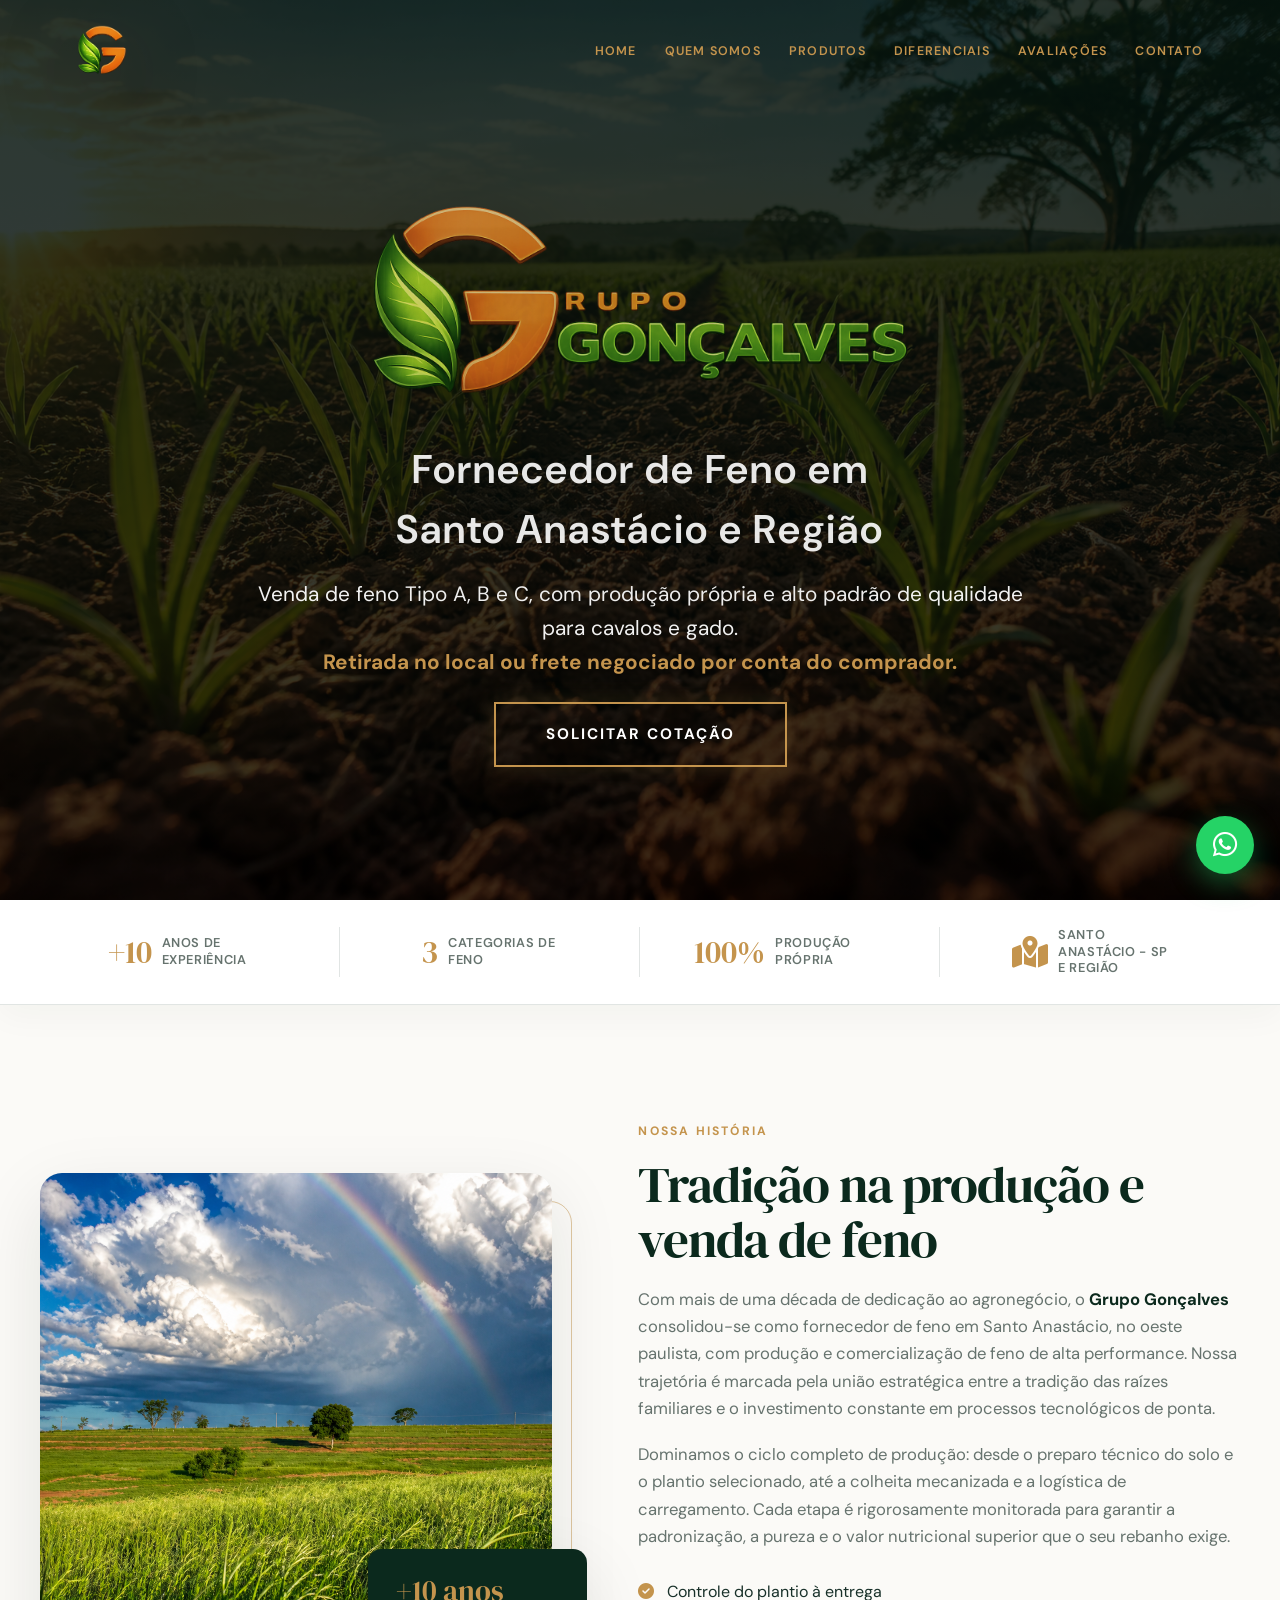
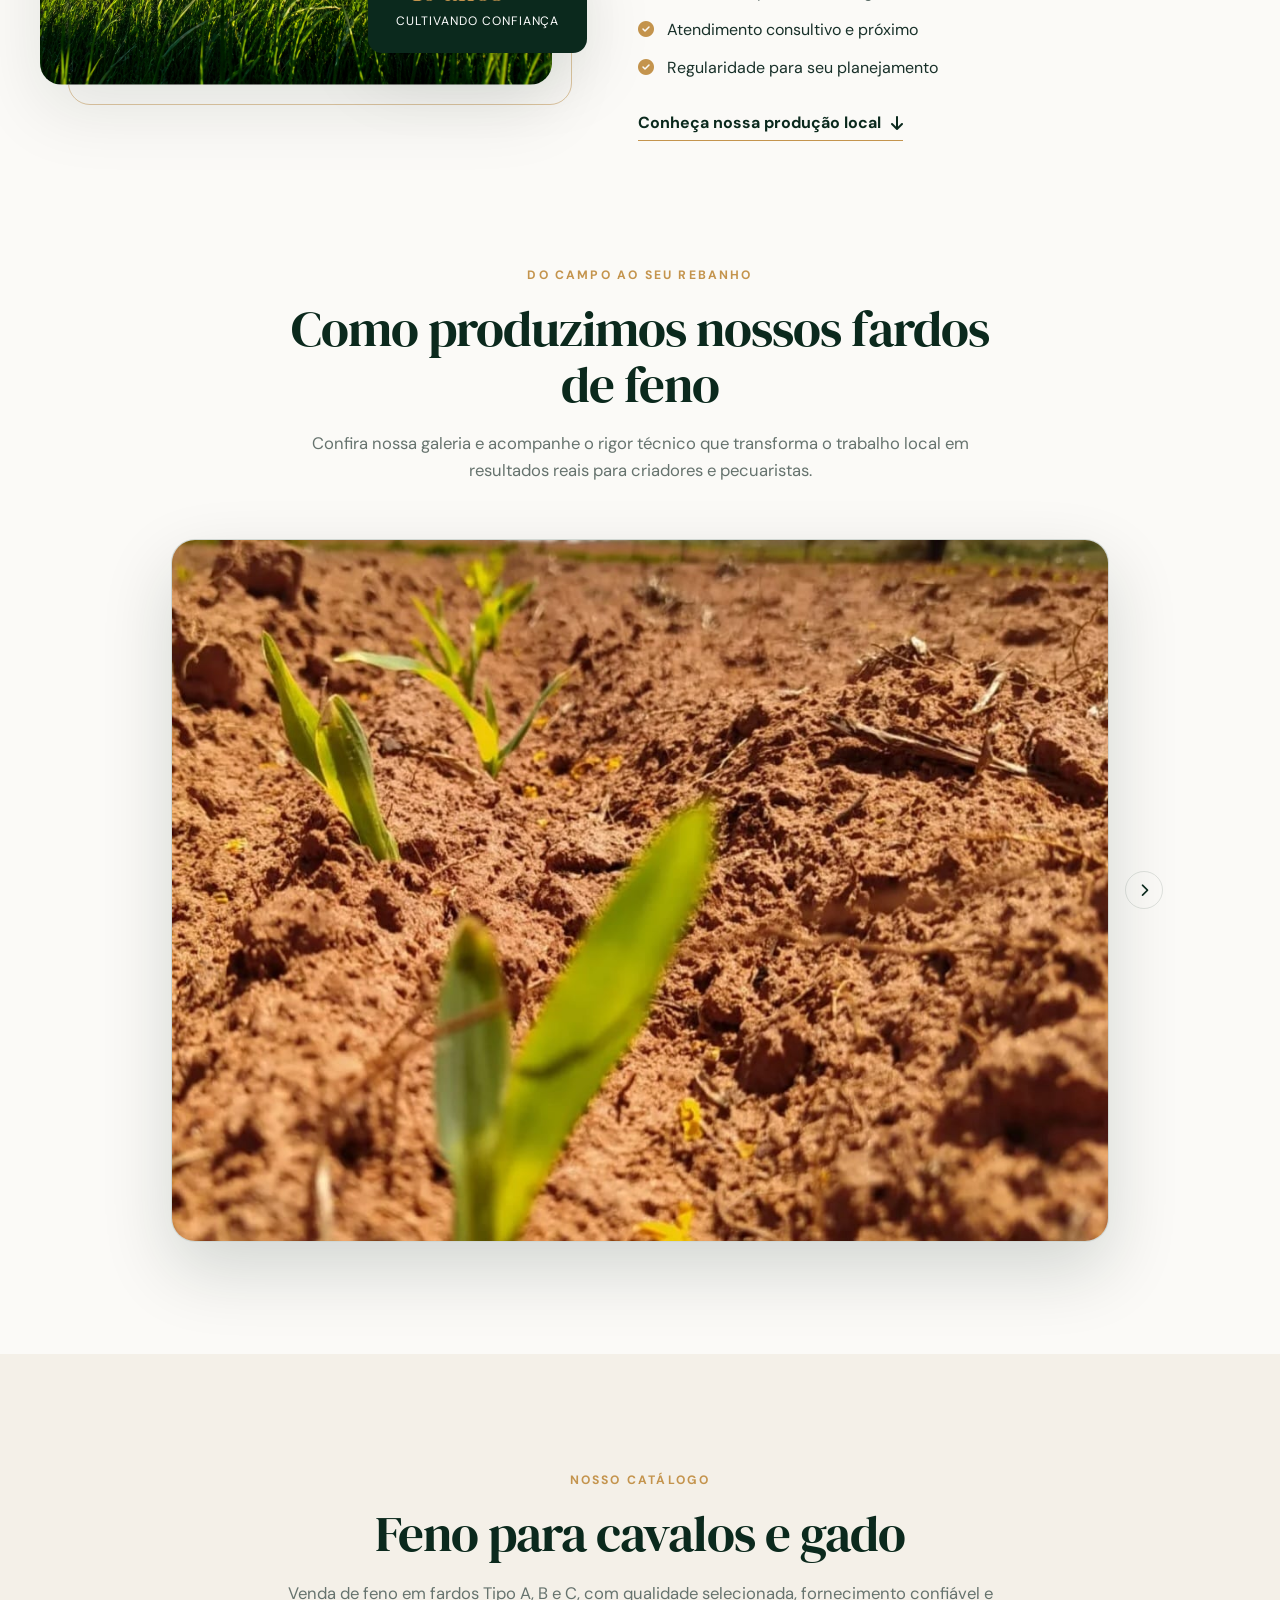
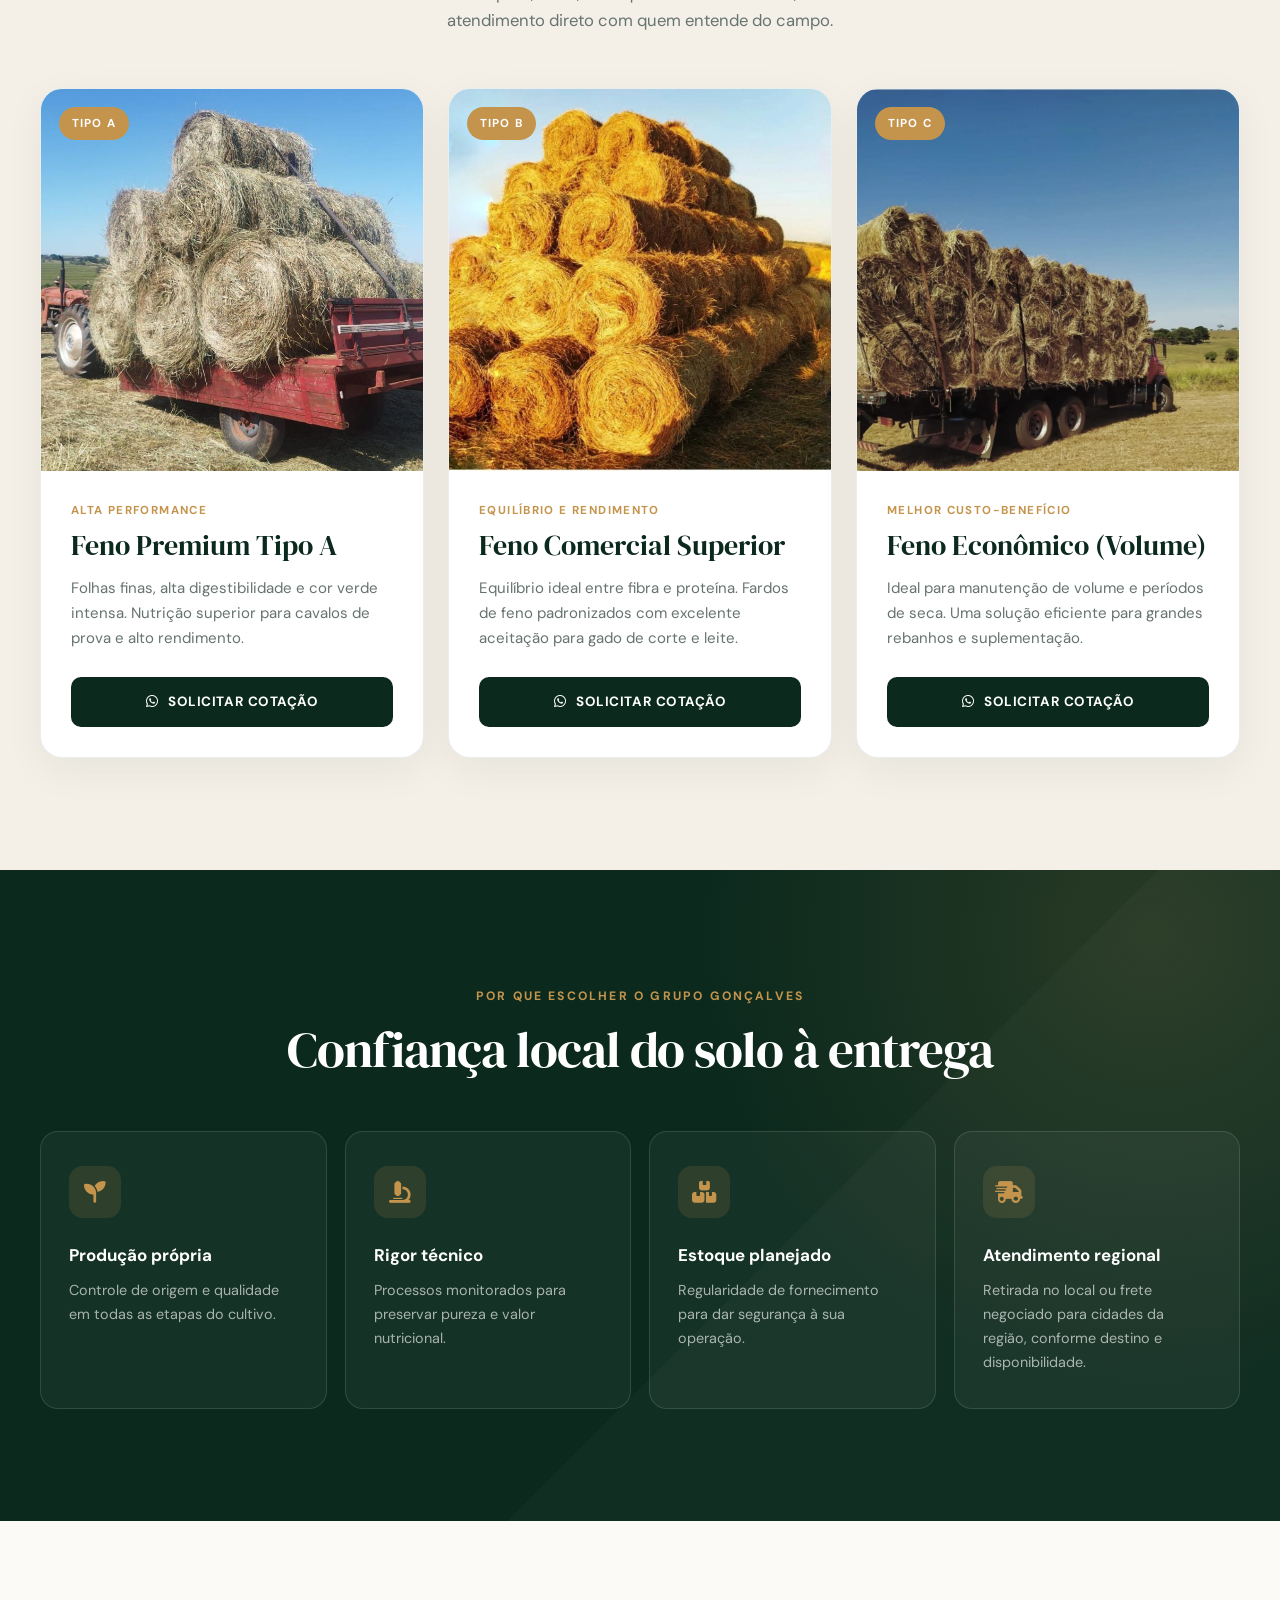
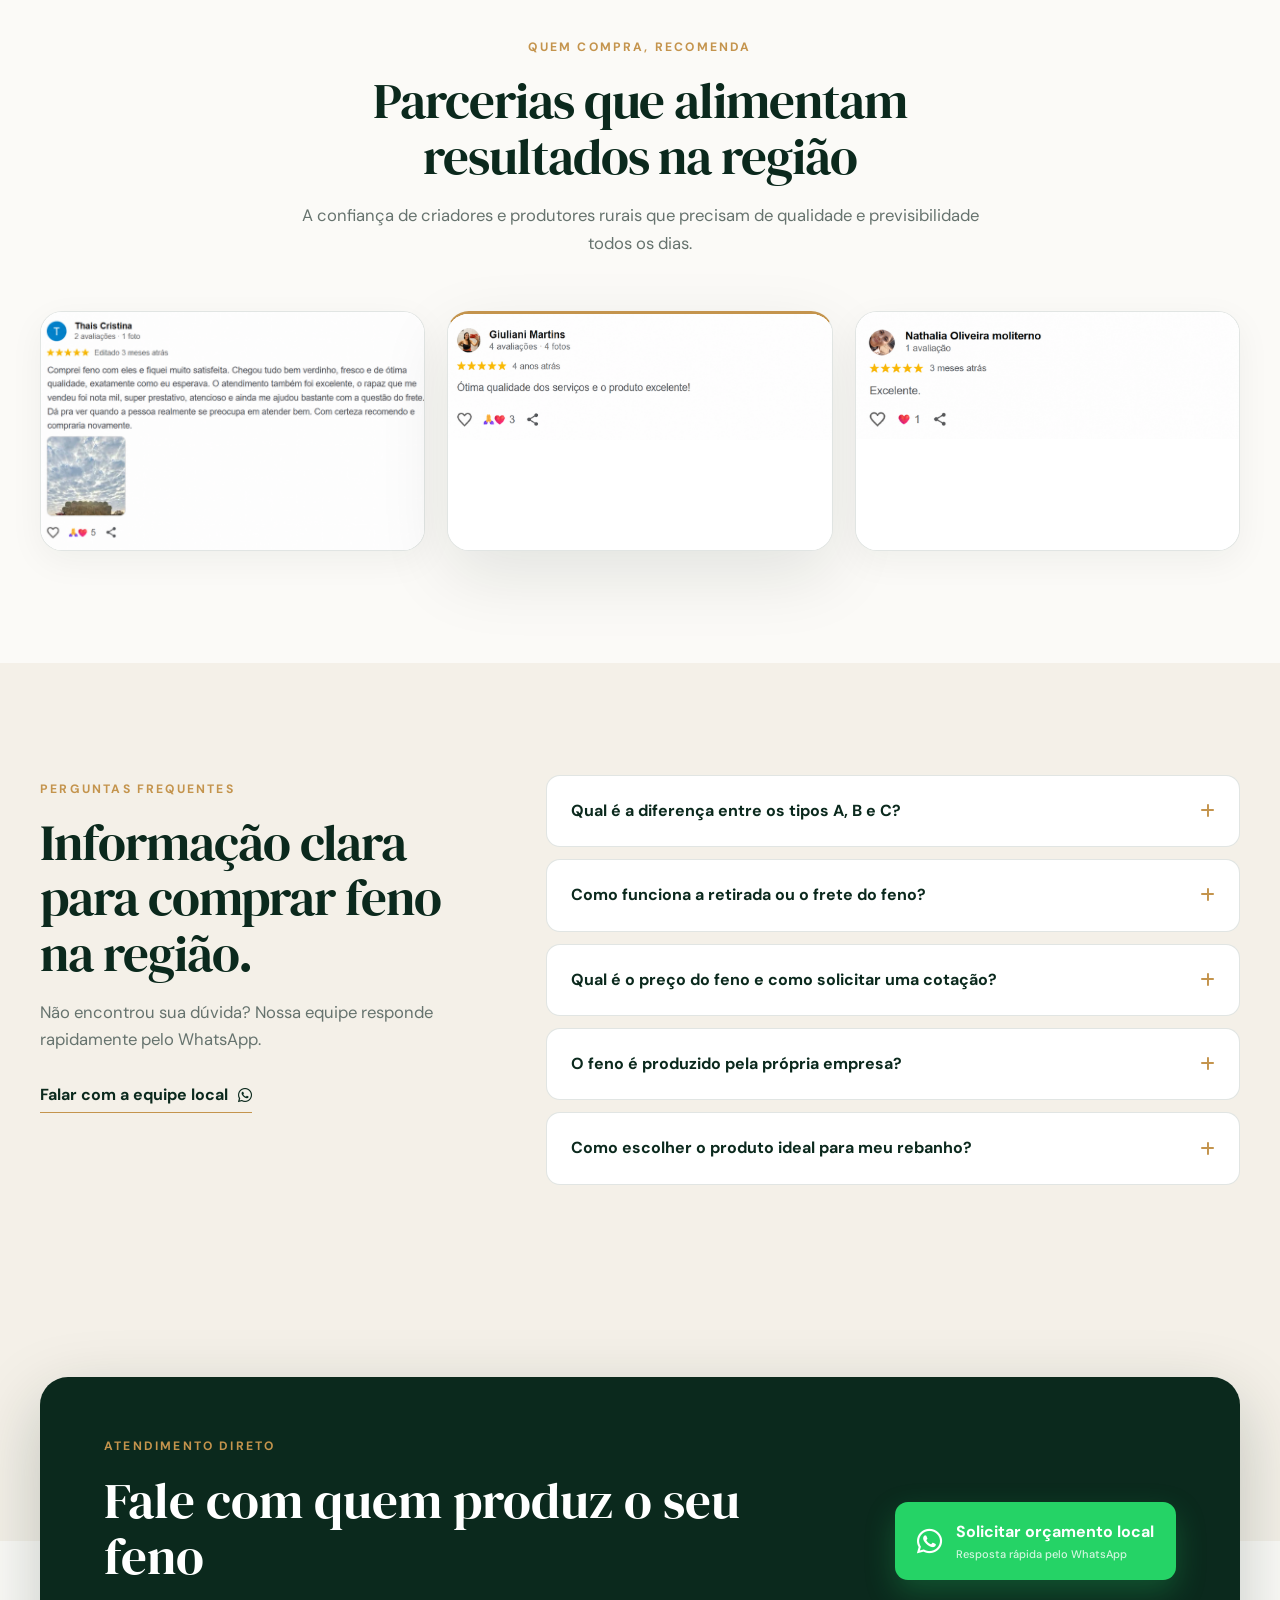
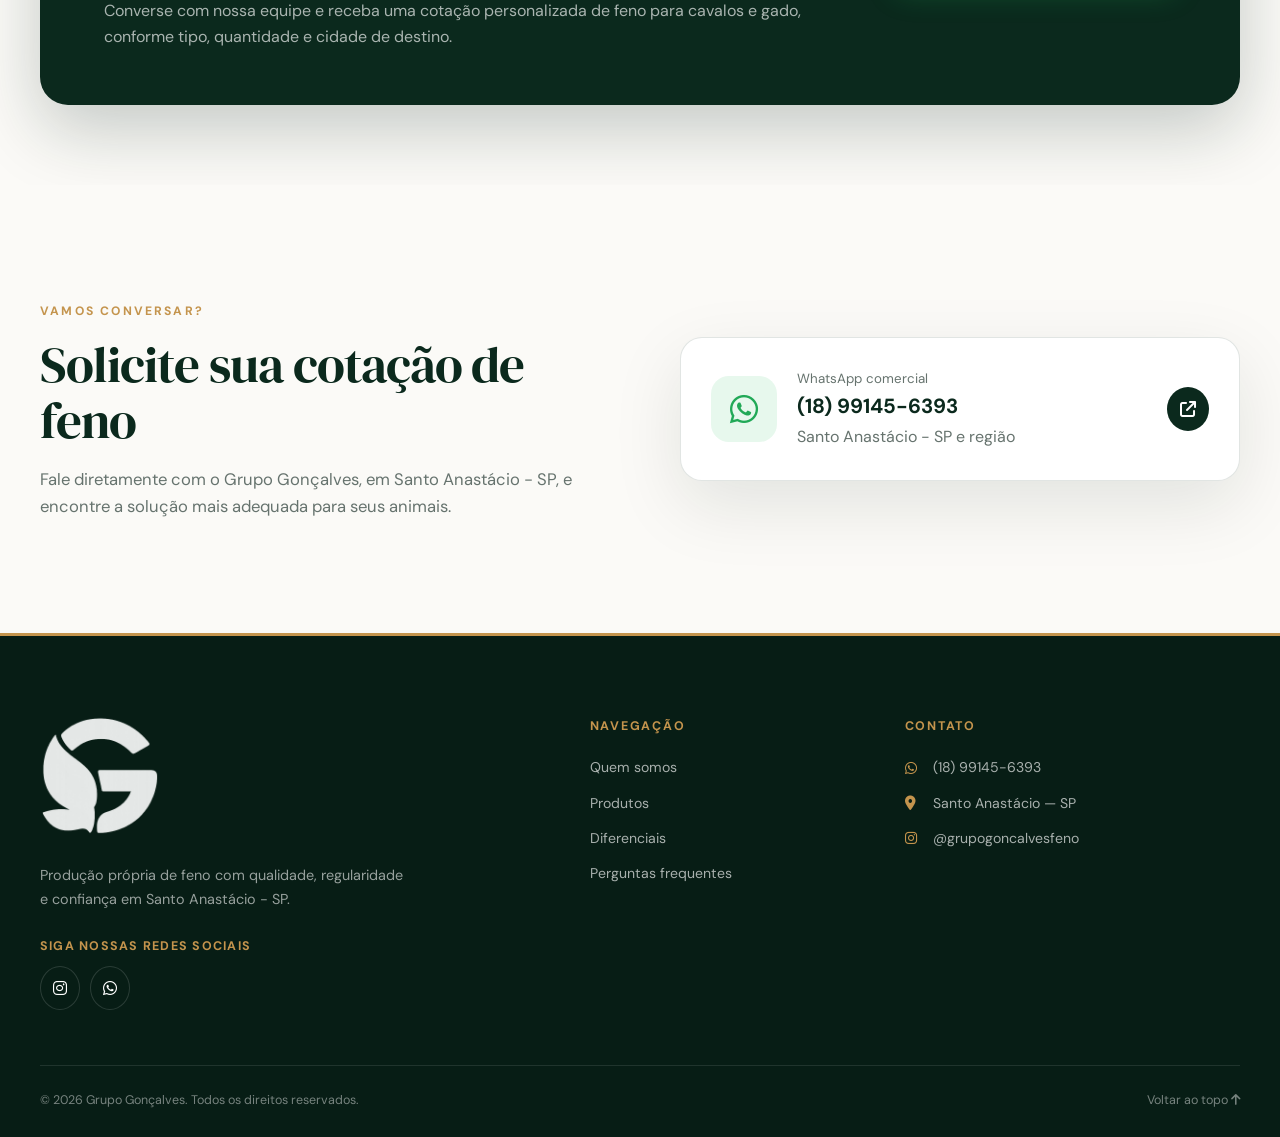
<file: index.html>
<!DOCTYPE html>
<html lang="pt-BR">
<head>
    <meta charset="UTF-8">
    <meta name="viewport" content="width=device-width, initial-scale=1.0">
    <meta name="theme-color" content="#0b291d">
    <meta name="description" content="Venda de feno em fardos Tipo A, B e C para cavalos e gado, com produção própria em Santo Anastácio - SP. Retirada no local ou frete negociado. Peça sua cotação.">
    <meta name="application-name" content="Grupo Gonçalves">
    <meta name="robots" content="index, follow, max-image-preview:large">
    <link rel="canonical" href="https://grupogoncalves.vercel.app/">
    <meta property="og:title" content="Venda de Feno em Santo Anastácio - SP | Grupo Gonçalves">
    <meta property="og:description" content="Feno em fardos Tipo A, B e C para cavalos e gado, com produção própria. Retirada no local ou frete negociado. Cotação pelo WhatsApp.">
    <meta property="og:url" content="https://grupogoncalves.vercel.app/">
    <meta property="og:image" content="https://grupogoncalves.vercel.app/assets/GrupoGoncalvesPreview.png">
    <meta property="og:image:width" content="1400">
    <meta property="og:image:height" content="500">
    <meta property="og:image:alt" content="Logotipo do Grupo Gonçalves, produção e venda de feno">
    <meta property="og:type" content="website">
    <meta property="og:locale" content="pt_BR">
    <meta property="og:site_name" content="Grupo Gonçalves">
    <meta name="twitter:card" content="summary_large_image">
    <meta name="twitter:title" content="Venda de Feno em Santo Anastácio - SP | Grupo Gonçalves">
    <meta name="twitter:description" content="Feno em fardos Tipo A, B e C para cavalos e gado, com produção própria. Retirada no local ou frete negociado. Cotação pelo WhatsApp.">
    <meta name="twitter:image" content="https://grupogoncalves.vercel.app/assets/GrupoGoncalvesPreview.png">
    <meta name="twitter:image:alt" content="Logotipo do Grupo Gonçalves, produção e venda de feno">
    <title>Venda de Feno em Santo Anastácio - SP | Grupo Gonçalves</title>
    <link rel="icon" type="image/png" sizes="96x96" href="/assets/icons/favicon_b.png">
    <link rel="apple-touch-icon" sizes="96x96" href="/assets/icons/favicon_b.png">
    <link rel="preconnect" href="https://fonts.googleapis.com">
    <link rel="preconnect" href="https://fonts.gstatic.com" crossorigin>
    <link rel="preconnect" href="https://cdnjs.cloudflare.com" crossorigin>
    <link rel="stylesheet" href="https://fonts.googleapis.com/css2?family=DM+Serif+Display&family=DM+Sans:wght@400;500;600;700&display=swap">
    <link rel="stylesheet" href="https://cdnjs.cloudflare.com/ajax/libs/font-awesome/6.5.1/css/all.min.css">
    <link rel="stylesheet" href="style.css?v=20261018-1">
    <script type="application/ld+json">
    {
        "@context": "https://schema.org",
        "@graph": [
            {
                "@type": "WebSite",
                "@id": "https://grupogoncalves.vercel.app/#website",
                "url": "https://grupogoncalves.vercel.app/",
                "name": "Grupo Gonçalves",
                "inLanguage": "pt-BR",
                "publisher": {
                    "@id": "https://grupogoncalves.vercel.app/#organization"
                }
            },
            {
                "@type": "LocalBusiness",
                "@id": "https://grupogoncalves.vercel.app/#organization",
                "name": "Grupo Gonçalves",
                "url": "https://grupogoncalves.vercel.app/",
                "logo": "https://grupogoncalves.vercel.app/assets/LogoG.png",
                "image": "https://grupogoncalves.vercel.app/assets/GrupoGoncalvesPreview.png",
                "description": "Produção própria e venda de feno em fardos Tipo A, B e C para cavalos e gado, em Santo Anastácio - SP. Retirada no local ou frete negociado por conta do comprador.",
                "telephone": "+55 18 99145-6393",
                "address": {
                    "@type": "PostalAddress",
                    "addressLocality": "Santo Anastácio",
                    "addressRegion": "SP",
                    "addressCountry": "BR"
                },
                "hasMap": "https://maps.app.goo.gl/eBqQfRAm9Mj8WRmx9",
                "areaServed": [
                    {
                        "@type": "City",
                        "name": "Santo Anastácio, SP"
                    },
                    {
                        "@type": "AdministrativeArea",
                        "name": "Região de Presidente Prudente"
                    },
                    {
                        "@type": "Country",
                        "name": "Brasil"
                    }
                ],
                "contactPoint": {
                    "@type": "ContactPoint",
                    "contactType": "sales",
                    "telephone": "+55 18 99145-6393",
                    "url": "https://wa.me/5518991456393",
                    "availableLanguage": "pt-BR"
                },
                "hasOfferCatalog": {
                    "@type": "OfferCatalog",
                    "name": "Feno em fardos",
                    "itemListElement": [
                        {
                            "@type": "Offer",
                            "itemOffered": {
                                "@type": "Product",
                                "name": "Feno Premium Tipo A",
                                "category": "Feno para alimentação animal",
                                "description": "Feno de folhas finas e cor verde intensa, indicado para cavalos de prova e alto rendimento."
                            }
                        },
                        {
                            "@type": "Offer",
                            "itemOffered": {
                                "@type": "Product",
                                "name": "Feno Comercial Superior Tipo B",
                                "category": "Feno para alimentação animal",
                                "description": "Fardos de feno padronizados, indicados para gado de corte e leite."
                            }
                        },
                        {
                            "@type": "Offer",
                            "itemOffered": {
                                "@type": "Product",
                                "name": "Feno Econômico Tipo C",
                                "category": "Feno para alimentação animal",
                                "description": "Feno para manutenção de volume, períodos de seca e grandes rebanhos."
                            }
                        }
                    ]
                },
                "sameAs": [
                    "https://instagram.com/grupogoncalvesfeno"
                ]
            }
        ]
    }
    </script>
    <meta name="google-site-verification" content="qY4bhLeJdw24BojSnHFALsoboy35fEL6OrrmqEKG6aY" />
</head>
<body>
    <a class="skip-link" href="#conteudo">Pular para o conteúdo</a>
    <header id="top">
        <nav id="navbar" aria-label="Navegação principal">
            <a href="#top" class="logo-link" aria-label="Grupo Gonçalves — início">
                <img src="./assets/LogoG.png" alt="Grupo Gonçalves" class="logo" decoding="async">
            </a>
            <ul class="nav-links" id="nav-menu">
                <li><a href="#top">Home</a></li>
                <li><a href="#quem-somos">Quem Somos</a></li>
                <li><a href="#produtos">Produtos</a></li>
                <li><a href="#diferenciais">Diferenciais</a></li>
                <li><a href="#depoimentos">Avaliações</a></li>
                <li><a href="#contato">Contato</a></li>
            </ul>
            <button class="menu-toggle" id="mobile-menu" type="button" aria-label="Abrir menu de navegação" aria-expanded="false" aria-controls="nav-menu">
                <span class="bar"></span><span class="bar"></span><span class="bar"></span>
            </button>
        </nav>
    </header>

    <main id="conteudo">
        <!-- HERO PRESERVADA -->
        <section id="home" class="hero">
            <div class="hero-content">
                <div class="hero-brand">
                    <img src="./assets/GrupoGoncalvesPreview.png" alt="Grupo Gonçalves — produção e venda de feno" class="hero-logo" width="1400" height="500" decoding="async" fetchpriority="high">
                </div>
                <h1 class="hero-tagline">Fornecedor de Feno em <br>Santo Anastácio e Região</h1>
                <p class="hero-subtext">Venda de feno Tipo A, B e C, com produção própria e alto padrão de qualidade para cavalos e gado. <span>Retirada no local ou frete negociado por conta do comprador.</span></p>
                <div class="hero-actions">
                    <a href="https://wa.me/5518991456393?text=Olá! Gostaria de consultar a disponibilidade de carga e preços." class="btn-cta" target="_blank" rel="noopener noreferrer">Solicitar Cotação</a>
                </div>
            </div>
        </section>

        <section class="trust-bar" aria-label="Nossos números">
            <div class="container trust-grid">
                <div><strong>+10</strong><span>anos de experiência</span></div>
                <div><strong>3</strong><span>categorias de feno</span></div>
                <div><strong>100%</strong><span>produção própria</span></div>
                <div><i class="fa-solid fa-map-location-dot" aria-hidden="true"></i><span>Santo Anastácio - SP e região</span></div>
            </div>
        </section>

        <section id="quem-somos" class="section about-section">
            <div class="container">
                <div class="about-grid reveal">
                    <div class="about-media">
                        <img src="./assets/about-image.png" alt="Fardos de feno da produção própria do Grupo Gonçalves" loading="lazy" decoding="async" width="1024" height="1024">
                        <div class="experience-card"><strong>+10 anos</strong><span>cultivando confiança</span></div>
                    </div>
                    <div class="about-copy">
                        <span class="eyebrow">Nossa história</span>
                        <h2>Tradição na produção e venda de feno</h2>
                        <p>Com mais de uma década de dedicação ao agronegócio, o <strong>Grupo Gonçalves</strong> consolidou-se como fornecedor de feno em Santo Anastácio, no oeste paulista, com produção e comercialização de feno de alta performance. Nossa trajetória é marcada pela união estratégica entre a tradição das raízes familiares e o investimento constante em processos tecnológicos de ponta.</p>
                        <p>Dominamos o ciclo completo de produção: desde o preparo técnico do solo e o plantio selecionado, até a colheita mecanizada e a logística de carregamento. Cada etapa é rigorosamente monitorada para garantir a padronização, a pureza e o valor nutricional superior que o seu rebanho exige.</p>
                        <ul class="check-list">
                            <li><i class="fa-solid fa-circle-check"></i> Controle do plantio à entrega</li>
                            <li><i class="fa-solid fa-circle-check"></i> Atendimento consultivo e próximo</li>
                            <li><i class="fa-solid fa-circle-check"></i> Regularidade para seu planejamento</li>
                        </ul>
                        <a class="text-link" href="#processo">Conheça nossa produção local <i class="fa-solid fa-arrow-down"></i></a>
                    </div>
                </div>

                <div id="processo" class="process-block reveal">
                    <div class="section-heading">
                        <span class="eyebrow">Do campo ao seu rebanho</span>
                        <h2>Como produzimos nossos fardos de feno</h2>
                        <p>Confira nossa galeria e acompanhe o rigor técnico que transforma o trabalho local em resultados reais para criadores e pecuaristas.</p>
                    </div>
                    <div class="carousel-container" aria-label="Galeria do processo de produção" aria-roledescription="carrossel" tabindex="0">
                        <div class="carousel-stage">
                            <button class="carousel-btn prev-btn hidden" type="button" aria-label="Imagem anterior"><i class="fas fa-chevron-left"></i></button>
                            <div class="carousel-track-container">
                                <ul class="carousel-track">
                                    <li class="carousel-slide"><img src="./assets/Plantio.jpeg" alt="Preparo do solo para o plantio do capim usado na produção de feno" loading="lazy" decoding="async" width="1076" height="1074"></li>
                                    <li class="carousel-slide"><img src="./assets/GramaLlanero.jpeg" alt="Campo de grama Llanero para produção de feno" loading="lazy" decoding="async" width="960" height="1280"></li>
                                    <li class="carousel-slide"><img src="./assets/TratornaRoca.jpeg" alt="Trator na colheita mecanizada para produção de feno" loading="lazy" decoding="async" width="1078" height="871"></li>
                                    <li class="carousel-slide"><img src="./assets/RoloDeFeno.jpeg" alt="Fardos de feno para cavalos e gado prontos para armazenamento" loading="lazy" decoding="async" width="1080" height="1079"></li>
                                    <li class="carousel-slide"><img src="./assets/FenonoCaminhao.jpeg" alt="Fardos de feno carregados em caminhão para transporte" loading="lazy" decoding="async" width="1080" height="1079"></li>
                                    <li class="carousel-slide"><img src="./assets/CarretadeFeno.jpeg" alt="Carreta com fardos de feno para entrega ao comprador" loading="lazy" decoding="async" width="1280" height="960"></li>
                                </ul>
                            </div>
                            <button class="carousel-btn next-btn" type="button" aria-label="Próxima imagem"><i class="fas fa-chevron-right"></i></button>
                        </div>
                    </div>
                </div>
            </div>
        </section>

        <section id="produtos" class="section products-section">
            <div class="container">
                <div class="section-heading reveal"><span class="eyebrow">Nosso catálogo</span><h2>Feno para cavalos e gado</h2><p>Venda de feno em fardos Tipo A, B e C, com qualidade selecionada, fornecimento confiável e atendimento direto com quem entende do campo.</p></div>
                <div class="products-grid">
                    <article class="product-card reveal"><div class="product-image"><img src="./assets/FenoTrator.jpeg" alt="Fardos de feno Dictyoneura Premium Tipo A para cavalos" loading="lazy" decoding="async" width="719" height="1280"><span>Tipo A</span></div><div class="product-body"><p class="product-kicker">Alta performance</p><h3>Feno Premium Tipo A</h3><p>Folhas finas, alta digestibilidade e cor verde intensa. Nutrição superior para cavalos de prova e alto rendimento.</p><a class="product-button" href="https://wa.me/5518991456393?text=Olá! Gostaria de um orçamento para Feno Tipo A." target="_blank" rel="noopener noreferrer"><i class="fa-brands fa-whatsapp"></i> Solicitar cotação</a></div></article>
                    <article class="product-card reveal"><div class="product-image"><img src="./assets/RoloDeFeno.jpeg" alt="Fardos de feno Comercial Superior Tipo B para gado" loading="lazy" decoding="async" width="1080" height="1079"><span>Tipo B</span></div><div class="product-body"><p class="product-kicker">Equilíbrio e rendimento</p><h3>Feno Comercial Superior</h3><p>Equilíbrio ideal entre fibra e proteína. Fardos de feno padronizados com excelente aceitação para gado de corte e leite.</p><a class="product-button" href="https://wa.me/5518991456393?text=Olá! Gostaria de um orçamento para Feno Tipo B." target="_blank" rel="noopener noreferrer"><i class="fa-brands fa-whatsapp"></i> Solicitar cotação</a></div></article>
                    <article class="product-card reveal"><div class="product-image"><img src="./assets/CaminhaodeFeno.jpeg" alt="Caminhão com fardos de feno Econômico Tipo C para gado" loading="lazy" decoding="async" width="1076" height="1082"><span>Tipo C</span></div><div class="product-body"><p class="product-kicker">Melhor custo-benefício</p><h3>Feno Econômico (Volume)</h3><p>Ideal para manutenção de volume e períodos de seca. Uma solução eficiente para grandes rebanhos e suplementação.</p><a class="product-button" href="https://wa.me/5518991456393?text=Olá! Gostaria de um orçamento para Feno Tipo C." target="_blank" rel="noopener noreferrer"><i class="fa-brands fa-whatsapp"></i> Solicitar cotação</a></div></article>
                </div>
            </div>
        </section>

        <section id="diferenciais" class="section advantages-section">
            <div class="container"><div class="section-heading light reveal"><span class="eyebrow">Por que escolher o Grupo Gonçalves</span><h2>Confiança local do solo à entrega</h2></div>
                <div class="advantages-grid">
                    <article class="advantage reveal"><i class="fa-solid fa-seedling"></i><h3>Produção própria</h3><p>Controle de origem e qualidade em todas as etapas do cultivo.</p></article>
                    <article class="advantage reveal"><i class="fa-solid fa-microscope"></i><h3>Rigor técnico</h3><p>Processos monitorados para preservar pureza e valor nutricional.</p></article>
                    <article class="advantage reveal"><i class="fa-solid fa-boxes-stacked"></i><h3>Estoque planejado</h3><p>Regularidade de fornecimento para dar segurança à sua operação.</p></article>
                    <article class="advantage reveal"><i class="fa-solid fa-truck-fast"></i><h3>Atendimento regional</h3><p>Retirada no local ou frete negociado para cidades da região, conforme destino e disponibilidade.</p></article>
                </div>
            </div>
        </section>

        <section id="depoimentos" class="section testimonials-section">
            <div class="container"><div class="section-heading reveal"><span class="eyebrow">Quem compra, recomenda</span><h2>Parcerias que alimentam resultados na região</h2><p>A confiança de criadores e produtores rurais que precisam de qualidade e previsibilidade todos os dias.</p></div>
                <div class="testimonials-grid">
                    <figure class="testimonial reveal"><img class="testimonial-review-image" src="./assets/avaliacao-thais-cristina.png" alt="Avaliação de cinco estrelas de Thais Cristina sobre o Grupo Gonçalves" loading="lazy" decoding="async" width="1592" height="988"></figure>
                    <figure class="testimonial featured reveal"><img class="testimonial-review-image" src="./assets/avaliacao-giuliani-martins.png" alt="Avaliação de cinco estrelas de Giuliani Martins sobre o Grupo Gonçalves" loading="lazy" decoding="async" width="2185" height="720"></figure>
                    <figure class="testimonial reveal"><img class="testimonial-review-image" src="./assets/avaliacao-nathalia-oliveira.png" alt="Avaliação de cinco estrelas de Nathalia Oliveira sobre o Grupo Gonçalves" loading="lazy" decoding="async" width="2175" height="723"></figure>
                </div>
            </div>
        </section>

        <section id="faq" class="section faq-section">
            <div class="container faq-layout"><div class="faq-intro reveal"><span class="eyebrow">Perguntas frequentes</span><h2>Informação clara para comprar feno na região.</h2><p>Não encontrou sua dúvida? Nossa equipe responde rapidamente pelo WhatsApp.</p><a class="text-link" href="https://wa.me/5518991456393?text=Olá! Tenho uma dúvida sobre os produtos." target="_blank" rel="noopener noreferrer">Falar com a equipe local <i class="fa-brands fa-whatsapp"></i></a></div>
                <div class="accordion reveal">
                    <details><summary>Qual é a diferença entre os tipos A, B e C?<i class="fa-solid fa-plus"></i></summary><p>O Tipo A (Premium) é indicado para cavalos de prova e alto rendimento. O Tipo B (Comercial Superior) é voltado a gado de corte e leite. O Tipo C (Econômico) atende à manutenção de volume, aos períodos de seca e a grandes rebanhos. Nossa equipe indica a melhor opção conforme o perfil dos seus animais.</p></details>
                    <details><summary>Como funciona a retirada ou o frete do feno?<i class="fa-solid fa-plus"></i></summary><p>Os fardos de feno podem ser retirados em Santo Anastácio - SP ou enviados para cidades da região, com frete negociado por conta do comprador, conforme o destino e a disponibilidade logística.</p></details>
                    <details><summary>Qual é o preço do feno e como solicitar uma cotação?<i class="fa-solid fa-plus"></i></summary><p>O valor depende do tipo de feno, da quantidade e da disponibilidade no momento do pedido. Entre em contato pelo WhatsApp, informe o tipo ou finalidade do feno, a quantidade desejada e sua cidade para receber uma cotação personalizada.</p></details>
                    <details><summary>O feno é produzido pela própria empresa?<i class="fa-solid fa-plus"></i></summary><p>Sim. A produção própria permite acompanhar o ciclo completo e manter maior controle sobre origem, padronização e qualidade.</p></details>
                    <details><summary>Como escolher o produto ideal para meu rebanho?<i class="fa-solid fa-plus"></i></summary><p>Nossa equipe oferece atendimento consultivo. Conte-nos a espécie, finalidade e rotina de alimentação para avaliarmos a opção mais adequada.</p></details>
                </div>
            </div>
        </section>

        <section class="cta-section"><div class="container cta-card reveal"><div><span class="eyebrow">Atendimento direto</span><h2>Fale com quem produz o seu feno</h2><p>Converse com nossa equipe e receba uma cotação personalizada de feno para cavalos e gado, conforme tipo, quantidade e cidade de destino.</p></div><a class="whatsapp-button" href="https://wa.me/5518991456393?text=Olá! Gostaria de um orçamento personalizado." target="_blank" rel="noopener noreferrer"><i class="fa-brands fa-whatsapp"></i><span>Solicitar orçamento local<small>Resposta rápida pelo WhatsApp</small></span></a></div></section>

        <section id="contato" class="section contact-section"><div class="container contact-grid"><div class="contact-copy reveal"><span class="eyebrow">Vamos conversar?</span><h2>Solicite sua cotação de feno</h2><p>Fale diretamente com o Grupo Gonçalves, em Santo Anastácio - SP, e encontre a solução mais adequada para seus animais.</p></div><div class="contact-card reveal"><div class="contact-icon"><i class="fa-brands fa-whatsapp"></i></div><div><small>WhatsApp comercial</small><strong>(18) 99145-6393</strong><span>Santo Anastácio - SP e região</span></div><a href="https://wa.me/5518991456393?text=Olá! Gostaria de mais informações sobre o feno." target="_blank" rel="noopener noreferrer" aria-label="Iniciar conversa no WhatsApp"><i class="fa-solid fa-arrow-up-right-from-square"></i></a></div></div></section>
    </main>

    <footer><div class="container footer-grid"><div class="footer-brand"><img src="./assets/LogoG.png" alt="Grupo Gonçalves" loading="lazy" decoding="async"><p>Produção própria de feno com qualidade, regularidade e confiança em Santo Anastácio - SP.</p><p class="social-title">Siga nossas redes sociais</p><div class="social-links"><a href="https://instagram.com/grupogoncalvesfeno" target="_blank" rel="noopener noreferrer" aria-label="Instagram"><i class="fa-brands fa-instagram"></i></a><a href="https://wa.me/5518991456393" target="_blank" rel="noopener noreferrer" aria-label="WhatsApp"><i class="fa-brands fa-whatsapp"></i></a></div></div><div><h3>Navegação</h3><ul><li><a href="#quem-somos">Quem somos</a></li><li><a href="#produtos">Produtos</a></li><li><a href="#diferenciais">Diferenciais</a></li><li><a href="#faq">Perguntas frequentes</a></li></ul></div><div><h3>Contato</h3><ul class="footer-contact"><li><i class="fa-brands fa-whatsapp"></i><a href="https://wa.me/5518991456393" target="_blank" rel="noopener noreferrer">(18) 99145-6393</a></li><li><i class="fa-solid fa-location-dot"></i><a href="https://maps.app.goo.gl/eBqQfRAm9Mj8WRmx9?g_st=aw" target="_blank" rel="noopener noreferrer">Santo Anastácio — SP</a></li><li><i class="fa-brands fa-instagram"></i><a href="https://instagram.com/grupogoncalvesfeno" target="_blank" rel="noopener noreferrer">@grupogoncalvesfeno</a></li></ul></div></div><div class="container footer-bottom"><p>© 2026 Grupo Gonçalves. Todos os direitos reservados.</p><a href="#top">Voltar ao topo <i class="fa-solid fa-arrow-up"></i></a></div></footer>
    <a href="https://wa.me/5518991456393?text=Olá! Gostaria de mais informações sobre o feno." class="whatsapp-float" target="_blank" rel="noopener noreferrer" aria-label="Fale conosco pelo WhatsApp"><i class="fa-brands fa-whatsapp"></i><span>Fale conosco</span></a>
    <script src="script.js" defer></script>
</body>
</html>
</file>
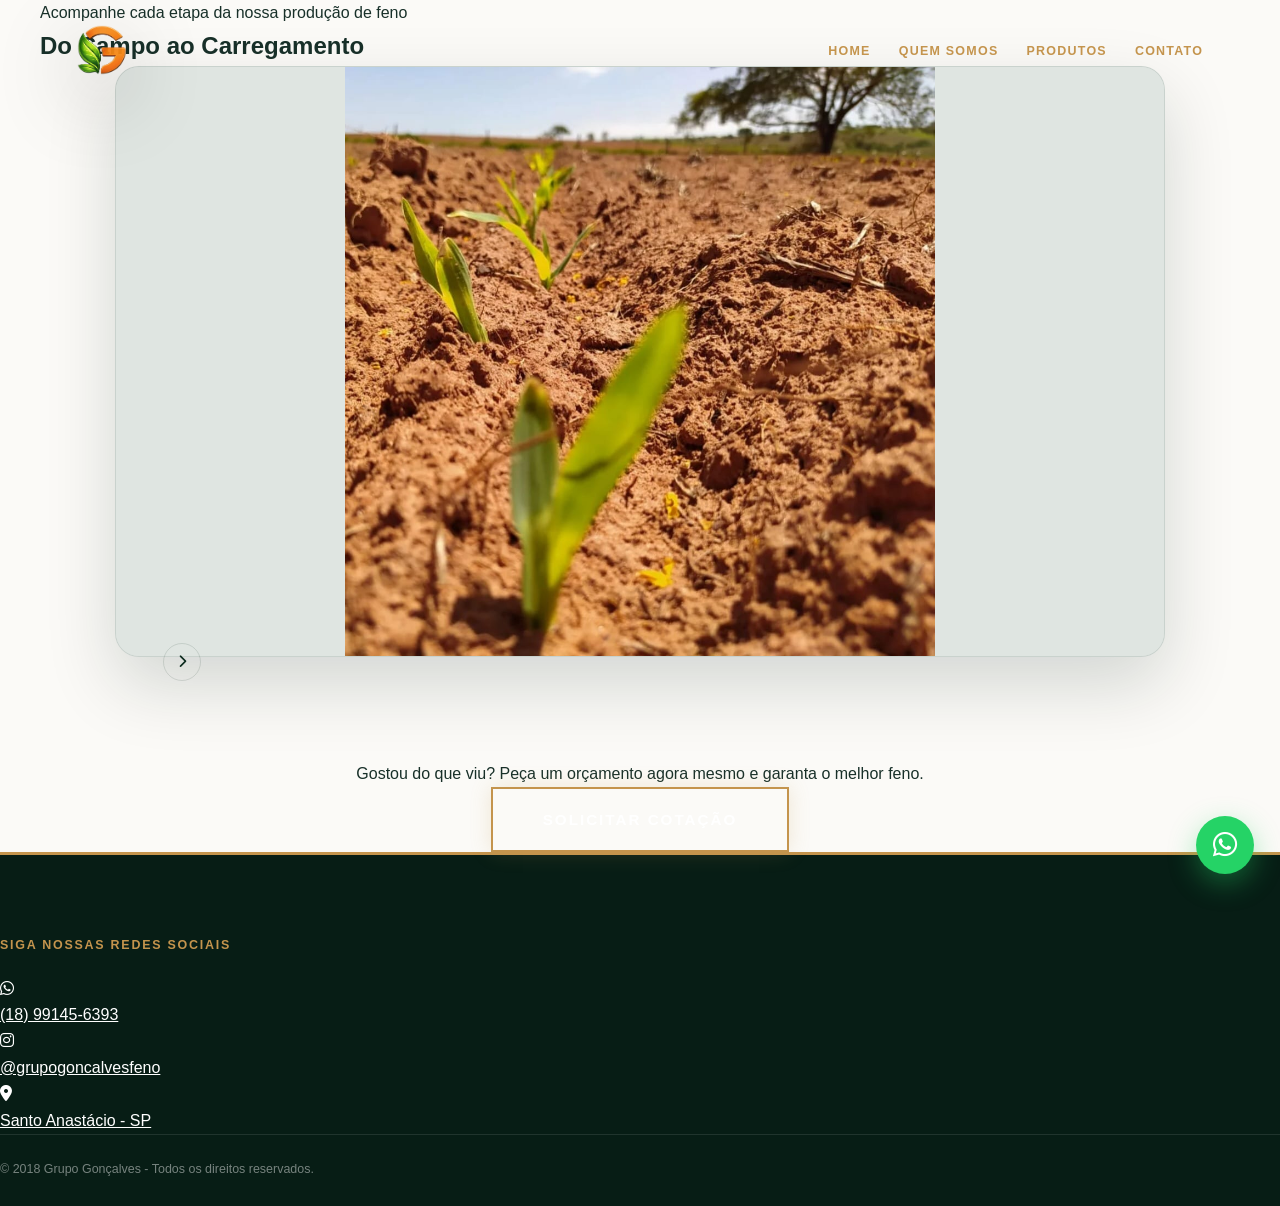
<file: producao.html>
<!DOCTYPE html>
<html lang="pt-BR">
<head>
    <meta charset="UTF-8">
    <meta name="viewport" content="width=device-width, initial-scale=1.0">
    <title>Nossa Produção - Grupo Gonçalves</title>
    <link rel="stylesheet" href="style.css">
    <link rel="stylesheet" href="https://cdnjs.cloudflare.com/ajax/libs/font-awesome/6.5.1/css/all.min.css">
</head>
<body>
    <!-- CABEÇALHO DA PÁGINA DE PRODUÇÃO -->
    <header>
        <nav id="navbar" class="scrolled">
            <a href="index.html#top" class="logo-link">
                <img src="./imagens/LogoG.png" alt="Logo Grupo Gonçalves" class="logo">
            </a>
            <!-- NAVEGAÇÃO INTERNA -->
            <ul class="nav-links" id="nav-menu">
                <li><a href="index.html#top">Home</a></li>
                <li><a href="index.html#quem-somos">Quem Somos</a></li>
                <li><a href="index.html#produtos">Produtos</a></li>
                <li><a href="index.html#contato">Contato</a></li>
            </ul>
            <div class="menu-toggle" id="mobile-menu">
                <span class="bar" style="background-color: var(--primary);"></span>
                <span class="bar" style="background-color: var(--primary);"></span>
                <span class="bar" style="background-color: var(--primary);"></span>
            </div>
        </nav>
    </header>

    <main>
        <!-- CONTEÚDO DA PRODUÇÃO -->
        <section class="section-padding producao-header">
            <div class="container">
                <span class="subtitle">Acompanhe cada etapa da nossa produção de feno</span>
                <h2 class="section-title producao-title">Do Campo ao Carregamento</h2>

                <!-- CARROSSEL DE IMAGENS -->
                <div class="carousel-container">
                    <button class="carousel-btn prev-btn hidden" aria-label="Imagem anterior">
                        <i class="fas fa-chevron-left"></i>
                    </button>
                    
                    <div class="carousel-track-container">
                        <ul class="carousel-track">
                            <li class="carousel-slide">
                                <img src="./imagens/Plantio.jpeg" alt="Preparação do solo e plantio">
                            </li>
                            <li class="carousel-slide">
                                <img src="./imagens/GramaLlanero.jpeg" alt="Desenvolvimento da plantação">
                            </li>
                            <li class="carousel-slide">
                                <img src="./imagens/TratornaRoca.jpeg" alt="Colheita de feno mecanizada">
                            </li>
                            <li class="carousel-slide">
                                <img src="./imagens/RoloDeFeno.jpeg" alt="Fardos de feno prontos">
                            </li>
                            <li class="carousel-slide">
                                <img src="./imagens/FenoTrator.jpeg" alt="Carregamento no campo">
                            </li>
                            <li class="carousel-slide">
                                <img src="./imagens/FenonoCaminhao.jpeg" alt="Logística e transporte">
                            </li>
                            <li class="carousel-slide">
                                <img src="./imagens/CarretadeFeno.jpeg" alt="Carga de feno de grande porte">
                            </li>
                            <li class="carousel-slide">
                                <img src="./imagens/CaminhaoBranco.jpeg" alt="Caminhão pronto para entrega">
                            </li>
                            <li class="carousel-slide">
                                <img src="./imagens/CaminhaoAzul.jpeg" alt="Distribuição nacional">
                            </li>
                        </ul>
                    </div>

                    <button class="carousel-btn next-btn" aria-label="Próxima imagem">
                        <i class="fas fa-chevron-right"></i>
                    </button>

                    <div class="carousel-indicators"></div>
                </div>

                <!-- CHAMADA PARA ORÇAMENTO -->
                <div style="text-align: center; margin-top: 80px;">
                    <p class="producao-cta-text">Gostou do que viu? Peça um orçamento agora mesmo e garanta o melhor feno.</p>
                    <a href="https://wa.me/5518991456393" class="btn-cta producao-cta-button" target="_blank" rel="noopener noreferrer">Solicitar Cotação</a>
                </div>
            </div>
        </section>
    </main>

    <!-- RODAPÉ -->
    <footer id="contato">
        <div class="footer-content">
            <h3>Siga nossas Redes Sociais</h3>
            <div class="contatos-grid">
                <a href="https://wa.me/5518991456393" class="contato-item" target="_blank" rel="noopener noreferrer">
                    <i class="fa-brands fa-whatsapp"></i>
                    <p>(18) 99145-6393</p>
                </a>
                <a href="https://instagram.com/grupogoncalvesfeno" class="contato-item" target="_blank" rel="noopener noreferrer">
                    <i class="fa-brands fa-instagram"></i>
                    <p>@grupogoncalvesfeno</p>
                </a>
                <a href="https://maps.app.goo.gl/eBqQfRAm9Mj8WRmx9" class="contato-item" target="_blank" rel="noopener noreferrer">
                    <i class="fa-solid fa-location-dot"></i>
                    <p>Santo Anastácio - SP</p>
                </a>
            </div>
        </div>
        <div class="footer-bottom">
            <p>&copy; 2018 Grupo Gonçalves - Todos os direitos reservados.</p>
        </div>
    </footer>

    <a href="https://wa.me/5518991456393" class="whatsapp-float" target="_blank" rel="noopener noreferrer">
        <i class="fa-brands fa-whatsapp"></i>
        <span>Fale Conosco</span>
    </a>

    <script src="script.js" defer></script>
</body>
</html>
</file>
<file: style.css>
:root{--primary:#0b291d;--primary-light:#174533;--accent:#c4944d;--accent-hover:#ab7d3a;--cream:#f4f0e8;--surface:#fbfaf7;--white:#fff;--text:#183029;--muted:#66736e;--border:rgba(11,41,29,.12);--shadow:0 24px 70px rgba(8,34,23,.1);--radius:22px;--transition:.35s cubic-bezier(.2,.8,.2,1);--max-width:1200px;--font-title:'DM Serif Display',serif;--font-text:'DM Sans',sans-serif}
*,*::before,*::after{box-sizing:border-box;margin:0;padding:0}html{scroll-behavior:smooth;scroll-padding-top:92px}body{font-family:var(--font-text);color:var(--text);background:var(--surface);line-height:1.65;overflow-x:hidden}img{max-width:100%}a{color:inherit}.container{width:min(var(--max-width),calc(100% - 40px));margin-inline:auto}.section{padding:112px 0}.skip-link{position:fixed;top:-80px;left:20px;z-index:9999;background:var(--white);color:var(--primary);padding:12px 18px;border-radius:8px}.skip-link:focus{top:20px}.eyebrow{display:inline-block;margin-bottom:16px;color:var(--accent);font-size:.76rem;font-weight:700;letter-spacing:.18em;text-transform:uppercase}.section-heading{max-width:720px;margin:0 auto 54px;text-align:center}.section-heading h2,.about-copy h2,.faq-intro h2,.contact-copy h2{font:400 clamp(2.2rem,4vw,3.7rem)/1.08 var(--font-title);color:var(--primary);letter-spacing:-.02em}.section-heading p,.about-copy p,.faq-intro p,.contact-copy p{margin-top:18px;color:var(--muted);font-size:1.04rem}.section-heading.light h2{color:var(--white)}

/* Navigation */
nav{position:fixed;inset:0 0 auto;z-index:1000;display:flex;align-items:center;justify-content:space-between;width:100%;padding:25px 6%;background:transparent;transition:var(--transition)}nav.scrolled{padding:12px 6%;background:rgba(255,255,255,.92);backdrop-filter:blur(16px);box-shadow:0 6px 30px rgba(8,34,23,.08)}nav img{display:block;height:50px;filter:saturate(.9) opacity(.95) drop-shadow(0 20px 40px rgba(0,0,0,.4));transition:var(--transition)}nav.scrolled img{height:35px;margin:15px}nav ul{display:flex;gap:28px;list-style:none}nav ul a{position:relative;color:var(--accent);font-size:.78rem;font-weight:600;letter-spacing:.1em;text-decoration:none;text-transform:uppercase}nav ul a::after{content:'';position:absolute;left:0;bottom:-7px;width:0;height:2px;background:var(--accent);transition:var(--transition)}nav ul a:hover::after,nav ul a:focus-visible::after{width:100%}.menu-toggle{display:none;flex-direction:column;gap:6px;border:0;background:none;cursor:pointer}.bar{width:30px;height:3px;background:var(--accent);border-radius:2px;transition:.3s}.menu-toggle.is-active .bar:nth-child(1){transform:translateY(9px) rotate(45deg)}.menu-toggle.is-active .bar:nth-child(2){opacity:0}.menu-toggle.is-active .bar:nth-child(3){transform:translateY(-9px) rotate(-45deg)}

/* Hero — regras visuais originais preservadas */
.hero{position:relative;display:flex;justify-content:center;align-items:center;height:100vh;padding:0 20px;background:linear-gradient(rgba(11,41,29,.75),rgba(0,0,0,.6)),url('./assets/banner.png') center/cover;text-align:center;color:var(--white);overflow:hidden}.hero::before{content:'';position:absolute;inset:0;background:rgba(0,0,0,.4);z-index:1}.hero-content{position:relative;z-index:2;display:flex;flex-direction:column;align-items:center;gap:20px;width:100%;max-width:1000px}.hero-brand{animation:zoomIn 1.2s var(--transition)}.hero-logo{width:auto;height:auto;max-width:clamp(300px,60vw,800px);max-height:35vh;padding:15px;object-fit:contain;filter:saturate(.8) opacity(.8) drop-shadow(0 20px 40px rgba(0,0,0,.4))}.hero-tagline{max-width:750px;padding:20px;font-size:clamp(1.4rem,3vw,2.5rem);font-weight:600;letter-spacing:2px;line-height:1.5;color:rgba(255,255,255,.9);filter:drop-shadow(0 20px 40px rgba(0,0,0,.4));animation:fadeInUp 1s ease}.hero-subtext{max-width:800px;margin-bottom:25px;font-size:clamp(1.1rem,2vw,1.3rem);color:rgba(255,255,255,.95);animation:fadeInUp 1.2s ease}.hero-subtext span{display:inline-block;color:var(--accent);font-weight:700;text-shadow:0 2px 4px rgba(0,0,0,.5)}.btn-cta{display:inline-block;padding:18px 50px;background:transparent;border:2px solid var(--accent);color:var(--white);font-size:.95rem;font-weight:700;letter-spacing:2px;text-decoration:none;text-transform:uppercase;box-shadow:0 0 20px rgba(196,148,77,.2);animation:fadeInUp 1.4s ease;transition:var(--transition)}.btn-cta:hover{background:var(--accent-hover);transform:scale(1.05);box-shadow:0 0 30px rgba(196,148,77,.4)}

/* Trust */
.trust-bar{position:relative;z-index:5;background:var(--white);border-bottom:1px solid var(--border);box-shadow:0 10px 35px rgba(11,41,29,.04)}.trust-grid{display:grid;grid-template-columns:repeat(4,1fr);padding:27px 0}.trust-grid>div{display:flex;align-items:center;justify-content:center;gap:10px;min-height:48px;border-right:1px solid var(--border)}.trust-grid>div:last-child{border:0}.trust-grid strong,.trust-grid i{font:400 2rem var(--font-title);color:var(--accent)}.trust-grid span{max-width:110px;color:var(--muted);font-size:.8rem;font-weight:600;line-height:1.3;text-transform:uppercase;letter-spacing:.05em}

/* About and production */
.about-section{background:var(--surface)}.about-grid{display:grid;grid-template-columns:.92fr 1.08fr;gap:86px;align-items:center}.about-media{position:relative}.about-media::before{content:'';position:absolute;inset:28px -20px -20px 28px;border:1px solid rgba(196,148,77,.5);border-radius:var(--radius)}.about-media img{position:relative;display:block;width:100%;height:600px;object-fit:cover;border-radius:var(--radius);box-shadow:var(--shadow)}.experience-card{position:absolute;right:-35px;bottom:32px;display:flex;flex-direction:column;padding:22px 28px;background:var(--primary);color:var(--white);border-radius:14px;box-shadow:var(--shadow)}.experience-card strong{font:400 1.8rem var(--font-title);color:var(--accent)}.experience-card span{font-size:.76rem;text-transform:uppercase;letter-spacing:.08em}.about-copy p strong{color:var(--primary)}.check-list{display:grid;gap:12px;margin:28px 0;list-style:none}.check-list i{margin-right:9px;color:var(--accent)}.text-link{display:inline-flex;align-items:center;gap:10px;color:var(--primary);font-weight:700;text-decoration:none;border-bottom:1px solid var(--accent);padding-bottom:4px;transition:var(--transition)}.text-link:hover{gap:15px;color:var(--accent)}.process-block{padding-top:120px}.carousel-container{position:relative;max-width:1050px;margin:auto}.carousel-track-container{overflow:hidden;border-radius:var(--radius);background:#e9ece8;box-shadow:var(--shadow)}.carousel-track{display:flex;list-style:none;transition:transform .6s cubic-bezier(.25,1,.5,1)}.carousel-slide{flex:0 0 100%}.carousel-slide img{display:block;width:100%;aspect-ratio:16/8.5;object-fit:cover}.carousel-btn{position:absolute;top:50%;z-index:2;display:grid;place-items:center;width:52px;height:52px;border:0;border-radius:50%;background:var(--white);color:var(--primary);box-shadow:0 8px 25px rgba(0,0,0,.18);cursor:pointer;transform:translateY(-50%);transition:var(--transition)}.carousel-btn:hover{background:var(--accent);color:var(--white);transform:translateY(-50%) scale(1.08)}.prev-btn{left:-26px}.next-btn{right:-26px}.carousel-btn.hidden{opacity:0;pointer-events:none}.carousel-indicators{display:flex;justify-content:center;gap:8px;margin-top:24px}.indicator{width:8px;height:8px;border:0;border-radius:10px;background:#cad1cd;cursor:pointer;transition:var(--transition)}.indicator.active{width:28px;background:var(--accent)}

/* Products */
.products-section{background:var(--cream)}.products-grid{display:grid;grid-template-columns:repeat(3,1fr);gap:24px}.product-card{overflow:hidden;display:flex;flex-direction:column;background:var(--white);border:1px solid rgba(11,41,29,.08);border-radius:var(--radius);box-shadow:0 12px 40px rgba(11,41,29,.06);transition:var(--transition)}.product-card:hover{transform:translateY(-9px);box-shadow:0 24px 60px rgba(11,41,29,.13)}.product-image{position:relative;overflow:hidden}.product-image img{display:block;width:100%;height:270px;object-fit:cover;transition:transform .7s ease}.product-card:hover .product-image img{transform:scale(1.05)}.product-image span{position:absolute;top:18px;left:18px;padding:7px 13px;background:var(--accent);color:var(--white);border-radius:50px;font-size:.72rem;font-weight:700;letter-spacing:.1em;text-transform:uppercase}.product-body{display:flex;flex:1;flex-direction:column;padding:30px}.product-kicker{color:var(--accent)!important;font-size:.72rem!important;font-weight:700;text-transform:uppercase;letter-spacing:.12em}.product-body h3{margin:6px 0 12px;font:400 1.75rem var(--font-title);color:var(--primary)}.product-body>p{color:var(--muted);font-size:.94rem}.product-button{display:flex;align-items:center;justify-content:center;gap:10px;margin-top:26px;padding:14px;background:var(--primary);color:var(--white);border-radius:10px;font-size:.84rem;font-weight:700;letter-spacing:.04em;text-decoration:none;text-transform:uppercase;transition:var(--transition)}.product-button:hover{background:#25a957;transform:translateY(-2px)}

/* Advantages */
.advantages-section{position:relative;background:var(--primary);overflow:hidden}.advantages-section::before{content:'';position:absolute;inset:0;background:radial-gradient(circle at 90% 10%,rgba(196,148,77,.16),transparent 35%),linear-gradient(135deg,transparent 60%,rgba(255,255,255,.025) 60%)}.advantages-section .container{position:relative}.advantages-grid{display:grid;grid-template-columns:repeat(4,1fr);gap:18px}.advantage{padding:34px 28px;border:1px solid rgba(255,255,255,.12);border-radius:18px;background:rgba(255,255,255,.045);transition:var(--transition)}.advantage:hover{background:rgba(255,255,255,.08);border-color:rgba(196,148,77,.5);transform:translateY(-5px)}.advantage i{display:grid;place-items:center;width:52px;height:52px;margin-bottom:24px;border-radius:14px;background:rgba(196,148,77,.14);color:var(--accent);font-size:1.35rem}.advantage h3{color:var(--white);font-size:1.06rem}.advantage p{margin-top:9px;color:rgba(255,255,255,.63);font-size:.9rem}

/* Testimonials */
.testimonials-section{background:var(--surface)}.testimonials-grid{display:grid;grid-template-columns:repeat(3,1fr);gap:22px;align-items:stretch}.testimonial{display:flex;min-width:0;overflow:hidden;background:var(--white);border:1px solid var(--border);border-radius:var(--radius);box-shadow:0 10px 35px rgba(11,41,29,.05)}.testimonial.featured{box-shadow:var(--shadow);border-top:3px solid var(--accent)}.testimonial-review-image{display:block;width:100%;height:auto;object-fit:contain;object-position:top;background:var(--white)}.testimonial-note{text-align:center;margin-top:24px;color:#8a928f;font-size:.76rem}

/* FAQ */
.faq-section{background:var(--cream)}.faq-layout{display:grid;grid-template-columns:.75fr 1.25fr;gap:90px;align-items:start}.faq-intro{position:sticky;top:120px}.faq-intro .text-link{margin-top:28px}.accordion{display:grid;gap:12px}.accordion details{background:var(--white);border:1px solid var(--border);border-radius:14px;transition:var(--transition)}.accordion details[open]{box-shadow:0 12px 35px rgba(11,41,29,.07);border-color:rgba(196,148,77,.45)}.accordion summary{display:flex;align-items:center;justify-content:space-between;gap:20px;padding:22px 24px;color:var(--primary);font-weight:700;cursor:pointer;list-style:none}.accordion summary::-webkit-details-marker{display:none}.accordion summary i{color:var(--accent);transition:transform .3s}.accordion details[open] summary i{transform:rotate(45deg)}.accordion details p{padding:0 55px 24px 24px;color:var(--muted);font-size:.94rem}

/* CTA, contact */
.cta-section{padding:80px 0;background:linear-gradient(180deg,var(--cream) 50%,var(--surface) 50%)}.cta-card{display:flex;align-items:center;justify-content:space-between;gap:50px;padding:55px 64px;background:var(--primary);border-radius:28px;box-shadow:0 24px 70px rgba(11,41,29,.23)}.cta-card h2{max-width:650px;font:400 clamp(2rem,4vw,3.25rem)/1.1 var(--font-title);color:var(--white)}.cta-card p{margin-top:13px;color:rgba(255,255,255,.65)}.whatsapp-button{display:flex;flex:0 0 auto;align-items:center;gap:14px;padding:17px 22px;border-radius:13px;background:#25d366;color:#fff;text-decoration:none;box-shadow:0 12px 30px rgba(37,211,102,.25);transition:var(--transition)}.whatsapp-button:hover{background:#1fba59;transform:translateY(-4px)}.whatsapp-button>i{font-size:1.8rem}.whatsapp-button span{display:flex;flex-direction:column;font-weight:700}.whatsapp-button small{font-size:.69rem;font-weight:500;opacity:.8}.contact-section{background:var(--surface)}.contact-grid{display:grid;grid-template-columns:1fr 1fr;gap:80px;align-items:center}.contact-card{display:grid;grid-template-columns:auto 1fr auto;gap:20px;align-items:center;padding:30px;border:1px solid var(--border);border-radius:var(--radius);background:var(--white);box-shadow:var(--shadow)}.contact-icon{display:grid;place-items:center;width:66px;height:66px;border-radius:18px;background:#e7f8ed;color:#21a957;font-size:2rem}.contact-card>div:nth-child(2){display:flex;flex-direction:column}.contact-card small,.contact-card span{color:var(--muted)}.contact-card strong{font-size:1.28rem;color:var(--primary)}.contact-card>a{display:grid;place-items:center;width:42px;height:42px;border-radius:50%;background:var(--primary);color:var(--white);text-decoration:none;transition:var(--transition)}.contact-card>a:hover{background:var(--accent);transform:rotate(8deg)}

/* Footer */
footer{padding:80px 0 26px;background:#071d15;color:var(--white);border-top:3px solid var(--accent)}.footer-grid{display:grid;grid-template-columns:1.4fr .7fr 1fr;gap:80px;padding-bottom:55px}.footer-brand img{width:120px;filter:brightness(0) invert(1);opacity:.9}.footer-brand p{max-width:370px;margin:20px 0;color:rgba(255,255,255,.58);font-size:.9rem}.footer-brand .social-title{margin:24px 0 10px;color:var(--accent);font-size:.78rem;font-weight:700;letter-spacing:.1em;text-transform:uppercase}.social-links{display:flex;flex-wrap:wrap;gap:10px}.social-links a{display:grid;place-items:center;width:40px;height:40px;border:1px solid rgba(255,255,255,.14);border-radius:50%;text-decoration:none;transition:var(--transition)}.social-links a:hover{background:var(--accent);border-color:var(--accent)}footer h3{margin-bottom:20px;color:var(--accent);font-size:.78rem;text-transform:uppercase;letter-spacing:.14em}footer ul{display:grid;gap:12px;list-style:none}footer li,footer li a{color:rgba(255,255,255,.65);font-size:.88rem;text-decoration:none}footer li a:hover{color:var(--accent)}.footer-contact li{display:flex;gap:10px;align-items:center}.footer-contact i{width:18px;color:var(--accent)}.footer-bottom{display:flex;justify-content:space-between;padding-top:24px;border-top:1px solid rgba(255,255,255,.1)}.footer-bottom p,.footer-bottom a{color:rgba(255,255,255,.45);font-size:.78rem;text-decoration:none}.whatsapp-float{position:fixed;right:26px;bottom:26px;z-index:900;display:flex;align-items:center;justify-content:center;width:58px;height:58px;padding:0;background:#25d366;color:#fff;border-radius:50px;font-size:28px;text-decoration:none;box-shadow:0 9px 28px rgba(37,211,102,.38);overflow:hidden;transition:var(--transition)}.whatsapp-float span{max-width:0;margin-left:0;opacity:0;white-space:nowrap;font-size:.88rem;font-weight:700;transition:var(--transition)}.whatsapp-float:hover{width:170px;padding:0 17px}.whatsapp-float:hover span{max-width:110px;margin-left:9px;opacity:1}

.reveal{opacity:0;transform:translateY(24px);transition:opacity .75s ease,transform .75s ease}.reveal.active{opacity:1;transform:none}@keyframes zoomIn{from{opacity:0;transform:scale(.9)}to{opacity:1;transform:scale(1)}}@keyframes fadeInUp{from{opacity:0;transform:translateY(30px)}to{opacity:1;transform:none}}

@media (min-width:1024px){.hero{background-attachment:fixed}}
@media (max-width:1000px){nav ul{gap:16px}.about-grid{gap:55px}.about-media img{height:520px}.products-grid,.testimonials-grid{gap:15px}.advantages-grid{grid-template-columns:repeat(2,1fr)}.cta-card{padding:45px}.footer-grid{gap:35px}}
@media (max-width:800px){.section{padding:78px 0}.menu-toggle{display:flex;position:relative;z-index:3}nav img{display:none;height:50px}nav.scrolled img{display:block}.nav-links{position:fixed;top:0;right:-100%;display:flex;flex-direction:column;justify-content:center;gap:8px;width:min(310px,82vw);height:100dvh;padding:80px 28px;background:rgba(7,29,21,.98);box-shadow:-15px 0 50px rgba(0,0,0,.2);transition:.4s}.nav-links.active{right:0}.nav-links a{display:block;padding:13px;border-bottom:1px solid rgba(255,255,255,.08)}.trust-grid{grid-template-columns:repeat(2,1fr)}.trust-grid>div:nth-child(2){border-right:0}.trust-grid>div:nth-child(-n+2){border-bottom:1px solid var(--border)}.about-grid,.faq-layout,.contact-grid{grid-template-columns:1fr}.about-grid{gap:60px}.about-media{max-width:600px}.process-block{padding-top:90px}.products-grid,.testimonials-grid{grid-template-columns:1fr;max-width:600px;margin-inline:auto}.faq-layout{gap:48px}.faq-intro{position:static}.cta-card{flex-direction:column;align-items:flex-start}.footer-grid{grid-template-columns:1fr 1fr}.footer-brand{grid-column:1/-1}.carousel-btn{width:44px;height:44px}.prev-btn{left:10px}.next-btn{right:10px}}
@media (max-width:520px){.container{width:min(100% - 30px,var(--max-width))}.hero-content h1{font-size:2rem}.btn-cta{padding:12px 25px;font-size:.9rem}.trust-grid>div{padding:14px 8px}.trust-grid strong,.trust-grid i{font-size:1.55rem}.trust-grid span{font-size:.68rem}.about-media img{height:420px}.about-media::before{inset:15px -8px -12px 15px}.experience-card{right:-5px;bottom:20px;padding:16px 20px}.products-grid{gap:20px}.advantages-grid{grid-template-columns:1fr}.cta-section{padding:50px 0}.cta-card{padding:36px 25px}.whatsapp-button{width:100%;justify-content:center}.contact-card{grid-template-columns:auto 1fr;padding:22px}.contact-card>a{display:none}.footer-grid{grid-template-columns:1fr;gap:40px}.footer-brand{grid-column:auto}.footer-bottom{flex-direction:column;gap:12px}.whatsapp-float{right:16px;bottom:16px;width:54px;height:54px}.whatsapp-float:hover{width:54px;padding:0}.whatsapp-float:hover span{display:none}.carousel-slide img{aspect-ratio:4/3}.section-heading{margin-bottom:38px}}
@media (prefers-reduced-motion:reduce){html{scroll-behavior:auto}*,*::before,*::after{animation-duration:.01ms!important;animation-iteration-count:1!important;transition-duration:.01ms!important}.hero{background-attachment:scroll}.reveal{opacity:1;transform:none}}

/* Responsive quality pass — Hero intentionally excluded */
:where(main section:not(.hero),footer){overflow-wrap:anywhere}
:where(button,a,summary):focus-visible{outline:3px solid rgba(196,148,77,.65);outline-offset:4px}
.product-card,.advantage,.testimonial,.contact-card,.accordion details{min-width:0}
.about-media img{height:auto;aspect-ratio:1/1;object-fit:contain;background:#e9ece8}
.product-image{display:grid;place-items:center;aspect-ratio:4/3;background:#e8ebe7}
.product-image img{width:100%;height:100%;object-fit:contain}
.product-card:hover .product-image img{transform:none;filter:saturate(1.06)}
.carousel-slide{display:grid;place-items:center;background:#e8ebe7}
.carousel-slide img{height:min(68vh,680px);aspect-ratio:auto;object-fit:contain}
.product-button,.whatsapp-button,.contact-card>a,.social-links a,.carousel-btn,.indicator{min-height:44px}
.accordion summary{min-height:68px}

@media (min-width:1600px){
    :root{--max-width:1360px}
    .section{padding-block:128px}
    .about-grid{grid-template-columns:minmax(0,.9fr) minmax(0,1.1fr);gap:110px}
    .about-media{max-width:620px}
    .products-grid,.testimonials-grid{gap:30px}
    .advantages-grid{gap:24px}
    .carousel-container{max-width:1180px}
}

@media (max-width:1180px){
    .about-grid{grid-template-columns:minmax(0,.9fr) minmax(0,1.1fr);gap:64px}
    .faq-layout{gap:60px}
    .contact-grid{gap:55px}
    .footer-grid{gap:50px}
}

@media (max-width:960px){
    .section{padding-block:88px}
    .menu-toggle{display:flex;position:relative;z-index:4;align-items:center;justify-content:center;width:44px;height:44px}
    nav{padding:18px 5%}
    nav.scrolled{padding:8px 5%}
    nav img,nav.scrolled img{display:block;height:42px;margin:0}
    .nav-links{position:fixed;inset:0 0 0 auto;z-index:3;display:flex;flex-direction:column;justify-content:center;align-items:stretch;gap:6px;width:min(340px,86vw);height:100dvh;padding:88px 28px 34px;background:rgba(7,29,21,.985);box-shadow:-18px 0 55px rgba(0,0,0,.24);overflow-y:auto;overscroll-behavior:contain;transform:translateX(105%);transition:transform .4s cubic-bezier(.22,1,.36,1)}
    .nav-links.active{right:0;transform:translateX(0)}
    .nav-links a{display:block;padding:13px 14px;border-bottom:1px solid rgba(255,255,255,.1);font-size:.86rem}
    .nav-links a::after{display:none}
    .products-grid{grid-template-columns:repeat(2,minmax(0,1fr))}
    .product-card:last-child{grid-column:1/-1;width:min(100%,calc(50% - 12px));justify-self:center}
    .testimonials-grid{grid-template-columns:repeat(2,minmax(0,1fr))}
    .testimonial:last-child{grid-column:1/-1;width:min(100%,calc(50% - 8px));justify-self:center}
    .faq-layout{grid-template-columns:minmax(0,.8fr) minmax(0,1.2fr);gap:42px}
    .cta-card{gap:30px}
}

@media (max-width:800px){
    .about-grid{grid-template-columns:minmax(0,1fr)}
    .about-media{width:min(100%,600px);margin-inline:auto}
    .about-media::before{inset:20px -10px -14px 20px}
    .experience-card{right:14px}
    .faq-layout{grid-template-columns:1fr}
    .product-card:last-child,.testimonial:last-child{grid-column:auto;width:100%}
    .carousel-slide img{height:auto;max-height:620px;width:100%;aspect-ratio:auto}
}

@media (max-width:700px){
    .products-grid,.testimonials-grid{grid-template-columns:1fr}
    .section-heading h2,.about-copy h2,.faq-intro h2,.contact-copy h2{font-size:clamp(2rem,9vw,2.8rem)}
    .trust-grid>div{min-width:0}
}

@media (max-width:576px){
    html{scroll-padding-top:72px}
    .section{padding-block:68px}
    .container{width:calc(100% - 32px)}
    .section-heading{margin-bottom:34px}
    .section-heading p,.about-copy p,.faq-intro p,.contact-copy p{font-size:.98rem}
    .eyebrow{margin-bottom:12px;font-size:.7rem;letter-spacing:.14em}
    .trust-grid{padding-block:10px}
    .trust-grid>div{flex-direction:column;gap:4px;min-height:92px;padding:10px;text-align:center}
    .trust-grid span{max-width:130px}
    .about-grid{gap:52px}
    .about-media::before{display:none}
    .experience-card{right:12px;bottom:12px;max-width:calc(100% - 24px)}
    .process-block{padding-top:70px}
    .carousel-track-container{border-radius:16px}
    .carousel-slide{min-height:220px}
    .carousel-slide img{max-height:70vh}
    .carousel-btn{top:calc(50% - 16px)}
    .product-body,.advantage{padding:26px 22px}
    .product-image{aspect-ratio:1/1}
    .accordion summary{gap:12px;padding:19px 18px;font-size:.94rem;line-height:1.4}
    .accordion details p{padding:0 44px 20px 18px;font-size:.91rem}
    .cta-card{padding:34px 23px;border-radius:20px}
    .cta-card h2{font-size:2rem}
    .contact-card{gap:14px}
    .contact-icon{width:54px;height:54px;border-radius:14px;font-size:1.6rem}
    .contact-card strong{font-size:1.08rem}
    footer{padding-top:62px}
}

/* Side controls outside the image */
.carousel-stage{display:grid;grid-template-columns:42px minmax(0,1fr) 42px;gap:14px;align-items:center;width:100%}
.carousel-stage .carousel-track-container{width:100%;margin:0}
.carousel-stage .carousel-btn,.carousel-stage .carousel-btn:hover,.carousel-stage .carousel-btn:active{position:static;inset:auto;justify-self:center;transform:none}
.carousel-stage .carousel-btn:active{transform:scale(.95)}
.carousel-stage .carousel-btn.hidden{visibility:hidden;opacity:0;transform:none}
.carousel-footer{width:calc(100% - 112px);margin-left:auto;margin-right:auto}

@media (max-width:800px){
    .carousel-stage{grid-template-columns:40px minmax(0,1fr) 40px;gap:10px}
    .carousel-footer{width:calc(100% - 100px)}
}

@media (max-width:576px){
    .carousel-stage{grid-template-columns:34px minmax(0,1fr) 34px;gap:6px}
    .carousel-stage .carousel-btn,.carousel-stage .carousel-btn:hover,.carousel-stage .carousel-btn:active{width:34px;height:34px;min-height:34px}
    .carousel-footer{width:calc(100% - 80px)}
}

/* Preserve each production photo without cropping or distortion */
.carousel-track-container,.carousel-slide{background:#dfe5e1}
.carousel-slide img,
.carousel-slide img[width][height],
.carousel-slide:nth-child(2) img,
.carousel-slide:nth-child(3) img{width:100%;height:100%;max-width:100%;max-height:100%;object-fit:contain;object-position:center}

/* Keep Font Awesome's icon font intact in the trust bar */
.trust-grid i{font-family:"Font Awesome 6 Free";font-style:normal;font-weight:900}

@media (max-width:800px){
    .carousel-slide img,
    .carousel-slide img[width][height]{width:100%;height:100%;max-width:100%;max-height:100%;object-fit:contain;object-position:center}
}

/* Preserve complete catalog photos within a consistent frame */
.product-image{width:100%;height:auto;aspect-ratio:4/3;overflow:hidden;background:#e8ebe7}
.product-image img,
.product-card:hover .product-image img{display:block;width:100%;height:100%;max-width:100%;max-height:100%;object-fit:contain;object-position:center;transform:none}

@media (max-width:800px){
    .product-image{aspect-ratio:4/3}
    .product-image img{width:100%;height:100%;object-fit:contain;object-position:center}
}

/* Final catalog image sizing: overrides the legacy fixed 270px crop */
.products-section .product-card .product-image{position:relative;width:100%;height:auto!important;aspect-ratio:4/3;overflow:hidden}
.products-section .product-card .product-image>img,
.products-section .product-card:hover .product-image>img{position:absolute;inset:0;display:block;width:100%!important;height:100%!important;max-width:100%;max-height:100%;object-fit:contain!important;object-position:center!important;transform:none!important}

/* Fill the complete frame while keeping the uncropped photo visible */
.products-section .product-image::before{content:'';position:absolute;inset:-18px;z-index:0;background-position:center;background-size:cover;filter:blur(15px);opacity:.48;transform:scale(1.08)}
.products-section .product-card:nth-child(1) .product-image::before{background-image:linear-gradient(rgba(11,41,29,.08),rgba(11,41,29,.08)),url('./assets/FenoTrator.jpeg')}
.products-section .product-card:nth-child(2) .product-image::before{background-image:linear-gradient(rgba(11,41,29,.08),rgba(11,41,29,.08)),url('./assets/RoloDeFeno.jpeg')}
.products-section .product-card:nth-child(3) .product-image::before{background-image:linear-gradient(rgba(11,41,29,.08),rgba(11,41,29,.08)),url('./assets/CaminhaodeFeno.jpeg')}
.products-section .product-card .product-image>img{z-index:1}
.products-section .product-card .product-image>span{z-index:2}

/* Uniform catalog showcase: equal frame and optical breathing room */
.products-section .product-card .product-image{box-sizing:border-box;isolation:isolate}
.products-section .product-card .product-image>img,
.products-section .product-card:hover .product-image>img{inset:10px;width:calc(100% - 20px)!important;height:calc(100% - 20px)!important;object-fit:contain!important;object-position:center center!important}

@media (max-width:576px){
    .products-section .product-card .product-image>img,
    .products-section .product-card:hover .product-image>img{inset:8px;width:calc(100% - 16px)!important;height:calc(100% - 16px)!important}
}

/* Final catalog framing based on the source-photo compositions */
.products-section .product-card .product-image{width:100%;height:auto!important;aspect-ratio:1/1;background:#e8ebe7}
.products-section .product-card .product-image::before{display:none}
.products-section .product-card .product-image>img,
.products-section .product-card:hover .product-image>img{inset:0;width:100%!important;height:100%!important;object-fit:cover!important;object-position:center center!important;filter:none;transform:none!important}
.products-section .product-card:nth-child(1) .product-image>img{object-position:center 51%!important}
.products-section .product-card:nth-child(2) .product-image>img{object-position:center center!important}
.products-section .product-card:nth-child(3) .product-image>img{object-position:center center!important}

@media (max-width:800px){
    .products-section .product-card .product-image{aspect-ratio:1/1}
}

/* Full-frame production gallery with individual focal points */
.carousel-slide img,
.carousel-slide img[width][height],
.carousel-slide:nth-child(2) img,
.carousel-slide:nth-child(3) img{width:100%;height:100%;max-width:none;max-height:none;object-fit:cover!important;transform:none}
.carousel-slide:nth-child(1) img{object-position:center 54%!important}
.carousel-slide:nth-child(2) img{object-position:center 58%!important}
.carousel-slide:nth-child(3) img{object-position:center center!important}
.carousel-slide:nth-child(4) img{object-position:center center!important}
.carousel-slide:nth-child(5) img{object-position:center center!important}
.carousel-slide:nth-child(6) img{object-position:center 55%!important}

@media (max-width:800px){
    .carousel-slide img,
    .carousel-slide img[width][height]{width:100%;height:100%;object-fit:cover!important}
}

/* Keep the hay and truck fully visible inside the wide carousel frame */
.carousel-slide:nth-child(4)::before,
.carousel-slide:nth-child(5)::before{content:'';position:absolute;inset:-20px;z-index:0;background-position:center;background-size:cover;filter:blur(18px);opacity:.42;transform:scale(1.08)}
.carousel-slide:nth-child(4)::before{background-image:linear-gradient(rgba(11,41,29,.08),rgba(11,41,29,.08)),url('./assets/RoloDeFeno.jpeg')}
.carousel-slide:nth-child(5)::before{background-image:linear-gradient(rgba(11,41,29,.08),rgba(11,41,29,.08)),url('./assets/FenonoCaminhao.jpeg')}
.carousel-slide:nth-child(4) img,
.carousel-slide:nth-child(4) img[width][height],
.carousel-slide:nth-child(5) img,
.carousel-slide:nth-child(5) img[width][height]{position:relative;z-index:1;width:100%;height:100%;object-fit:cover!important;object-position:center!important}
.carousel-slide:nth-child(4)::after,
.carousel-slide:nth-child(5)::after{z-index:2}

@media (max-width:800px){
    .carousel-slide:nth-child(4) img,
    .carousel-slide:nth-child(4) img[width][height],
    .carousel-slide:nth-child(5) img,
    .carousel-slide:nth-child(5) img[width][height]{object-fit:cover!important}
}

/* Uniform gallery viewport based on the predominantly square source photos */
.carousel-container{width:min(100%,880px)}
.carousel-track-container,
.carousel-stage .carousel-track-container{width:100%;height:auto;aspect-ratio:1/1;background:#e8ebe7}
.carousel-slide::before{display:none!important}
.carousel-slide img,
.carousel-slide img[width][height],
.carousel-slide:nth-child(1) img,
.carousel-slide:nth-child(2) img,
.carousel-slide:nth-child(3) img,
.carousel-slide:nth-child(4) img,
.carousel-slide:nth-child(5) img,
.carousel-slide:nth-child(6) img{position:relative;z-index:1;width:100%;height:100%;max-width:100%;max-height:100%;object-fit:contain!important;object-position:center!important;transform:none}

@media (max-width:800px){
    .carousel-track-container,
    .carousel-stage .carousel-track-container{aspect-ratio:1/1}
}

/* Compact production carousel — preserve complete images */
.carousel-container{width:min(100%,520px)}
.carousel-track-container,
.carousel-stage .carousel-track-container{width:100%;height:auto;aspect-ratio:4/3}
.carousel-slide img,
.carousel-slide img[width][height]{width:100%;height:100%;max-width:100%;max-height:100%;object-fit:contain!important;object-position:center!important}

@media (max-width:800px){
    .carousel-container{width:min(100%,480px)}
    .carousel-track-container,
    .carousel-stage .carousel-track-container{aspect-ratio:4/3}
}

@media (max-width:576px){
    .carousel-container{width:100%}
    .carousel-track-container,
    .carousel-stage .carousel-track-container{aspect-ratio:4/3}
}

/* Uniform full-frame treatment without cropping the original photos */
.carousel-slide::before{content:'';display:block!important;position:absolute;inset:-22px;z-index:0;background-position:center;background-size:cover;filter:blur(18px);opacity:.38;transform:scale(1.08);pointer-events:none}
.carousel-slide:nth-child(1)::before{background-image:linear-gradient(rgba(11,41,29,.08),rgba(11,41,29,.08)),url('./assets/Plantio.jpeg')}
.carousel-slide:nth-child(2)::before{background-image:linear-gradient(rgba(11,41,29,.08),rgba(11,41,29,.08)),url('./assets/GramaLlanero.jpeg')}
.carousel-slide:nth-child(3)::before{background-image:linear-gradient(rgba(11,41,29,.08),rgba(11,41,29,.08)),url('./assets/TratornaRoca.jpeg')}
.carousel-slide:nth-child(4)::before{background-image:linear-gradient(rgba(11,41,29,.08),rgba(11,41,29,.08)),url('./assets/RoloDeFeno.jpeg')}
.carousel-slide:nth-child(5)::before{background-image:linear-gradient(rgba(11,41,29,.08),rgba(11,41,29,.08)),url('./assets/FenonoCaminhao.jpeg')}
.carousel-slide:nth-child(6)::before{background-image:linear-gradient(rgba(11,41,29,.08),rgba(11,41,29,.08)),url('./assets/CarretadeFeno.jpeg')}
.carousel-slide img,
.carousel-slide img[width][height]{position:relative;z-index:1;width:100%;height:100%;object-fit:contain!important;object-position:center!important}
.carousel-slide::after{z-index:2}

/* Original photos only: no generated, duplicated or extended background */
.carousel-slide::before{content:none!important;display:none!important;background:none!important;filter:none!important}
.carousel-slide{background:#e8ebe7}
.carousel-slide img,
.carousel-slide img[width][height]{position:relative;inset:auto;display:block;width:100%;height:100%;max-width:100%;max-height:100%;object-fit:contain!important;object-position:center!important;filter:none;transform:none}

/* Smaller gallery while preserving every original photo completely */
.carousel-container{width:min(100%,440px)}

@media (max-width:800px){
    .carousel-container{width:min(100%,400px)}
}

@media (max-width:576px){
    .carousel-container{width:min(100%,360px)}
}

@media (max-width:360px){
    .container{width:calc(100% - 24px)}
    .section{padding-block:58px}
    nav,nav.scrolled{padding-inline:14px}
    .nav-links{width:100%;padding-inline:22px}
    .trust-grid span{font-size:.62rem;letter-spacing:.03em}
    .trust-grid strong,.trust-grid i{font-size:1.4rem}
    .experience-card{position:relative;right:auto;bottom:auto;width:100%;margin-top:10px;border-radius:12px;text-align:center;align-items:center}
    .product-body,.advantage{padding:22px 18px}
    .product-button{font-size:.76rem;letter-spacing:.02em}
    .carousel-btn{width:40px;height:40px}
    .cta-card{padding:30px 18px}
    .whatsapp-button{padding-inline:14px}
    .contact-card{grid-template-columns:1fr;text-align:center;justify-items:center}
    .contact-card>div:nth-child(2){align-items:center}
    .footer-bottom{align-items:flex-start}
}

/* Mobile hero: fit the complete content inside the visible browser viewport */
@media (max-width:576px){
    .hero{height:auto;min-height:100svh;padding:88px 18px 72px;align-items:center;overflow:hidden}
    .hero-content{max-width:420px;gap:12px}
    .hero-brand{width:100%}
    .hero-logo{display:block;width:min(100%,320px);max-width:none;max-height:18svh;margin-inline:auto;padding:0}
    .hero-tagline,.hero-content h1{max-width:360px;padding:4px 0;font-size:clamp(1.65rem,8vw,2rem);line-height:1.18;letter-spacing:.04em}
    .hero-subtext{max-width:380px;margin:0;font-size:clamp(.92rem,4.2vw,1.05rem);line-height:1.48}
    .hero-subtext span{margin-top:5px}
    .hero-actions{width:100%;margin-top:8px}
    .btn-cta{width:min(100%,340px);padding:13px 18px;font-size:.78rem;line-height:1.35;letter-spacing:.1em}
}

@media (max-width:380px){
    .hero{padding-top:82px;padding-bottom:68px}
    .hero-logo{width:min(100%,270px);max-height:16svh}
    .hero-tagline,.hero-content h1{font-size:clamp(1.48rem,7.6vw,1.75rem)}
    .hero-subtext{font-size:.9rem;line-height:1.42}
    .btn-cta{font-size:.73rem}
}

@media (max-height:450px){
    .hero{height:auto;min-height:100svh;overflow:visible}
}

/* Professional production carousel */
.carousel-container{isolation:isolate;width:min(100%,1120px);outline:none}
.carousel-track-container{position:relative;overflow:hidden;aspect-ratio:16/9;border:1px solid rgba(11,41,29,.1);border-radius:24px;background:#dfe5e1;box-shadow:0 28px 70px rgba(8,34,23,.16)}
.carousel-track{height:100%;will-change:transform;transition:transform .65s cubic-bezier(.22,1,.36,1)}
.carousel-slide{position:relative;display:block;height:100%;min-width:100%;background:#dfe5e1;overflow:hidden}
.carousel-slide::after{content:none}
.carousel-slide img,.carousel-slide img[width][height]{display:block;width:100%;height:100%;max-width:100%;max-height:100%;aspect-ratio:auto;object-fit:cover!important;object-position:center!important;transform:none!important}
.carousel-btn{top:50%;width:50px;height:50px;min-height:50px;border:1px solid rgba(255,255,255,.6);background:rgba(255,255,255,.92);backdrop-filter:blur(8px);box-shadow:0 8px 28px rgba(7,29,21,.2)}
.carousel-btn:active{transform:translateY(-50%) scale(.96)}
.prev-btn{left:20px}.next-btn{right:20px}
.carousel-btn.hidden{visibility:hidden;opacity:0;transform:translateY(-50%) scale(.82)}
.carousel-footer{display:flex;justify-content:flex-end;align-items:center;margin-top:18px}
.indicator,.indicator.active{position:relative;width:36px;height:36px;min-height:36px;background:transparent;border-radius:50%}
.indicator::before{content:'';position:absolute;top:50%;left:50%;width:7px;height:7px;border-radius:99px;background:#b8c1bc;transform:translate(-50%,-50%);transition:width .3s ease,background-color .3s ease}
.indicator.active::before{width:24px;background:var(--accent)}
.carousel-counter{grid-column:3;justify-self:end;color:var(--muted);font-size:.75rem;font-variant-numeric:tabular-nums;letter-spacing:.08em}
.carousel-counter strong{color:var(--primary);font-size:.9rem}
.carousel-container:focus-visible .carousel-track-container{outline:3px solid rgba(196,148,77,.55);outline-offset:5px}

@media (max-width:800px){
    .carousel-track-container{aspect-ratio:4/3;border-radius:19px}
    .carousel-slide img,.carousel-slide img[width][height]{width:100%;height:100%;max-width:100%;max-height:100%;object-fit:cover!important;object-position:center!important}
    .carousel-btn{width:46px;height:46px;min-height:46px}
    .prev-btn{left:14px}.next-btn{right:14px}
}

@media (max-width:576px){
    .carousel-track-container{aspect-ratio:1/1;min-height:0;border-radius:16px}
    .carousel-slide{min-height:0}
    .carousel-btn{top:50%;width:42px;height:42px;min-height:42px;font-size:.82rem}
    .prev-btn{left:10px}.next-btn{right:10px}
    .carousel-footer{margin-top:12px}
    .indicator,.indicator.active{width:30px;height:34px;min-height:34px}
    .carousel-counter{font-size:.68rem}
}

@media (max-width:360px){
    .carousel-btn{width:40px;height:40px;min-height:40px}
    .indicator,.indicator.active{width:27px}
}

/* Discreet controls outside the image */
.carousel-footer{min-height:42px;margin-top:12px;padding-inline:2px}
.carousel-btn,.carousel-btn:hover,.carousel-btn:active{top:auto;bottom:0;width:38px;height:38px;min-height:38px;border:1px solid var(--border);background:transparent;color:var(--primary);box-shadow:none;backdrop-filter:none;transform:none}
.carousel-btn:hover{border-color:var(--accent);background:rgba(196,148,77,.09);color:var(--accent)}
.carousel-btn:active{background:rgba(196,148,77,.16);transform:scale(.95)}
.prev-btn{left:2px;right:auto}.next-btn{left:48px;right:auto}
.carousel-btn.hidden{visibility:hidden;opacity:0;transform:none}
.carousel-counter{grid-column:auto}

@media (max-width:576px){
    .carousel-footer{min-height:40px;margin-top:10px}
    .carousel-btn,.carousel-btn:hover,.carousel-btn:active{top:auto;bottom:0;width:36px;height:36px;min-height:36px}
    .prev-btn{left:0}.next-btn{left:44px;right:auto}
}

/* Match only the two remaining production photos to the established framing. */
.carousel-slide:nth-child(4) img,
.carousel-slide:nth-child(4) img[width][height],
.carousel-slide:nth-child(5) img,
.carousel-slide:nth-child(5) img[width][height]{object-fit:cover!important;object-position:center!important}

/* Responsive audit — hero spacing, title wrapping, orphan cards and touch targets */
.hero-tagline{font-size:clamp(1.6rem,2.2vw + .9rem,2.5rem)}

@media (min-width:577px){
    .hero{height:auto;min-height:100vh;min-height:100svh;padding:clamp(100px,14vh,130px) 20px clamp(48px,8vh,80px)}
    .hero-logo{max-height:min(35vh,300px)}
}

@media (min-width:577px) and (max-height:940px){
    .hero-content{gap:12px}
    .hero-logo{max-height:25vh}
    .hero-tagline{padding:6px 20px}
    .hero-subtext{margin-bottom:10px}
}

@media (max-width:576px){
    .hero-tagline,.hero-content h1{max-width:none;font-size:clamp(1.3rem,6.4vw,2rem);letter-spacing:.01em}
}

@media (max-height:500px) and (orientation:landscape){
    .hero{min-height:100svh;height:auto;padding:84px 24px 32px}
    .hero-content{max-width:680px;gap:8px}
    .hero-logo{width:auto;max-width:none;max-height:18vh;padding:0}
    .hero-tagline,.hero-content h1{max-width:none;padding:0;font-size:clamp(1.15rem,3vw,1.5rem);line-height:1.3;letter-spacing:.02em}
    .hero-subtext{max-width:600px;margin:0;font-size:.9rem;line-height:1.45}
    .hero-actions{margin-top:4px}
    .btn-cta{width:auto;padding:10px 28px;font-size:.76rem}
}

@media (min-width:701px) and (max-width:960px){
    .product-card:last-child{grid-column:1/-1;width:min(100%,calc(50% - 12px));justify-self:center}
    .testimonial:last-child{grid-column:1/-1;width:min(100%,calc(50% - 8px));justify-self:center}
}

@media (max-width:960px){
    footer ul{gap:4px}
    footer li a,.footer-bottom a{display:inline-flex;align-items:center;gap:6px;min-height:36px}
    .footer-contact li{min-height:36px}
}
</file>
